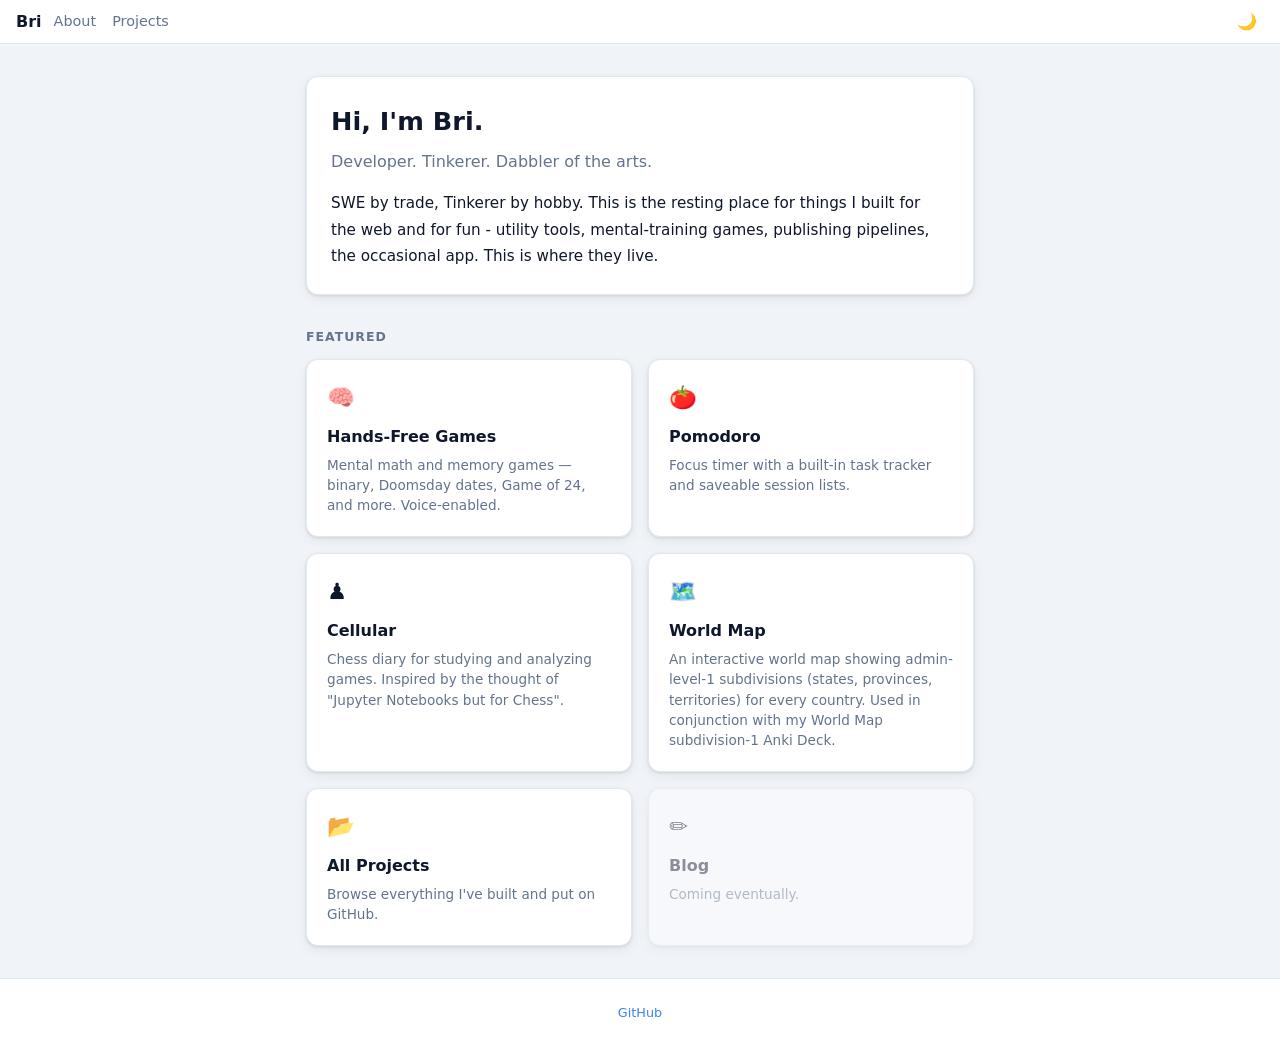
<file: index.html>
<!DOCTYPE html>
<html lang="en">
<head>
  <meta charset="UTF-8">
  <meta name="viewport" content="width=device-width, initial-scale=1">
  <title>Bri</title>
  <link rel="stylesheet" href="style.css">
  <script src="shared/navbar.js"></script>
</head>
<body class="page">

  <main class="main">

    <!-- ── About ──────────────────────────────────────────────────────────── -->
    <div class="card about-card">
      <h1>Hi, I'm Bri.</h1>
      <!-- Edit the tagline and bio below to say something about yourself -->
      <p class="tagline">Developer. Tinkerer. Dabbler of the arts.</p>
      <p>
        SWE by trade, Tinkerer by hobby. This is the resting place for things I built for the web and for fun 
        - utility tools, mental-training games, publishing pipelines, the occasional app. This is where they live.
      </p>
    </div>

    <!-- ── Featured Projects ──────────────────────────────────────────────── -->
    <section>
      <p class="section-label">Featured</p>
      <div class="project-grid">

        <a class="project-card" href="hands-free/">
          <span class="icon">🧠</span>
          <h3>Hands-Free Games</h3>
          <p class="desc">Mental math and memory games — binary, Doomsday dates, Game of 24, and more. Voice-enabled.</p>
        </a>

        <a class="project-card" href="pomodoro/pomodoro.html">
          <span class="icon">🍅</span>
          <h3>Pomodoro</h3>
          <p class="desc">Focus timer with a built-in task tracker and saveable session lists.</p>
        </a>

        <a class="project-card" href="cellular/index.html">
          <span class="icon">♟</span>
          <h3>Cellular</h3>
          <p class="desc">Chess diary for studying and analyzing games. Inspired by the thought of "Jupyter Notebooks but for Chess".</p>
        </a>

        <a class="project-card" href="world-map/">
          <span class="icon">🗺️</span>
          <h3>World Map</h3>
          <p class="desc">An interactive world map showing admin-level-1 subdivisions (states, provinces, territories) for every country.
            Used in conjunction with my World Map subdivision-1 Anki Deck.
          </p>
        </a>

        <a class="project-card" href="projects.html">
          <span class="icon">📂</span>
          <h3>All Projects</h3>
          <p class="desc">Browse everything I've built and put on GitHub.</p>
        </a>

        <div class="project-card disabled">
          <span class="icon">✏️</span>
          <h3>Blog</h3>
          <p class="desc">Coming eventually.</p>
        </div>

      </div>
    </section>

  </main>

  <footer class="site-footer">
    <a href="https://github.com/Bri-Bri-Bri">GitHub</a>
  </footer>

</body>
</html>
</file>
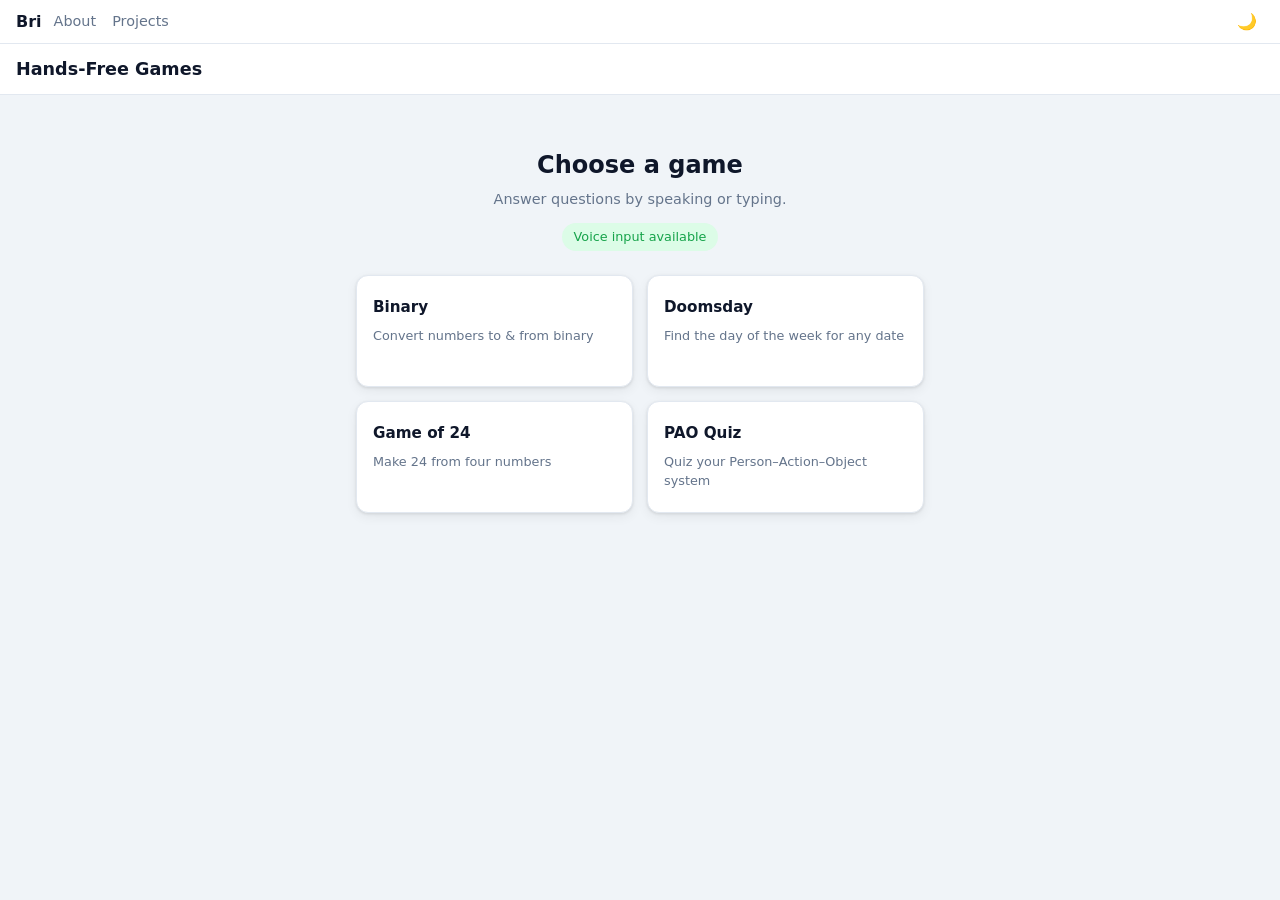
<file: hands-free/index.html>
<!DOCTYPE html>
<html lang="en">
<head>
  <meta charset="UTF-8">
  <meta name="viewport" content="width=device-width, initial-scale=1">
  <meta name="theme-color" media="(prefers-color-scheme: light)" content="#3b82f6">
  <meta name="theme-color" media="(prefers-color-scheme: dark)"  content="#0f172a">
  <link rel="manifest" href="manifest.json">
  <link rel="apple-touch-icon" href="icon.svg">
  <title>Hands-Free Games</title>
  <link rel="stylesheet" href="css/style.css">
  <script>
    if ('serviceWorker' in navigator) {
      navigator.serviceWorker.register('./sw.js', { scope: './' });
    }
  </script>
  <script src="../shared/navbar.js"></script>
  <style>
    .hero {
      padding: 2rem 0 0.5rem;
      text-align: center;
    }
    .hero h2 {
      font-size: 1.5rem;
      font-weight: 700;
    }
    .hero p {
      color: var(--muted);
      font-size: 0.9rem;
      margin-top: 0.35rem;
    }
    .voice-badge {
      display: inline-flex;
      align-items: center;
      gap: 0.35rem;
      padding: 0.3rem 0.75rem;
      border-radius: 9999px;
      font-size: 0.8rem;
      font-weight: 500;
      margin-top: 0.75rem;
    }
    .voice-badge.on  { background: var(--success-bg); color: var(--success); }
    .voice-badge.off { background: var(--error-bg);   color: var(--error); }
  </style>
</head>
<body class="page">

  <header class="site-header">
    <h1>Hands-Free Games</h1>
  </header>

  <main class="main">

    <section class="hero">
      <h2>Choose a game</h2>
      <p>Answer questions by speaking or typing.</p>
      <div id="voice-status"></div>
    </section>

    <nav class="game-grid" aria-label="Games">
      <a class="game-card" href="binary.html">
        <span class="game-name">Binary</span>
        <span class="game-desc">Convert numbers to &amp; from binary</span>
      </a>
      <a class="game-card" href="doomsday.html">
        <span class="game-name">Doomsday</span>
        <span class="game-desc">Find the day of the week for any date</span>
      </a>
      <a class="game-card" href="game24.html">
        <span class="game-name">Game of 24</span>
        <span class="game-desc">Make 24 from four numbers</span>
      </a>
      <a class="game-card" href="pao.html">
        <span class="game-name">PAO Quiz</span>
        <span class="game-desc">Quiz your Person–Action–Object system</span>
      </a>
    </nav>
  </main>

  <script src="js/speech.js"></script>
  <script>
    const badge = document.getElementById('voice-status');
    if (HF.VOICE_SUPPORTED) {
      badge.innerHTML =
        '<span class="voice-badge on">Voice input available</span>';
    } else {
      badge.innerHTML =
        '<span class="voice-badge off">Text input only (voice not supported)</span>';
    }
  </script>
</body>
</html>
</file>
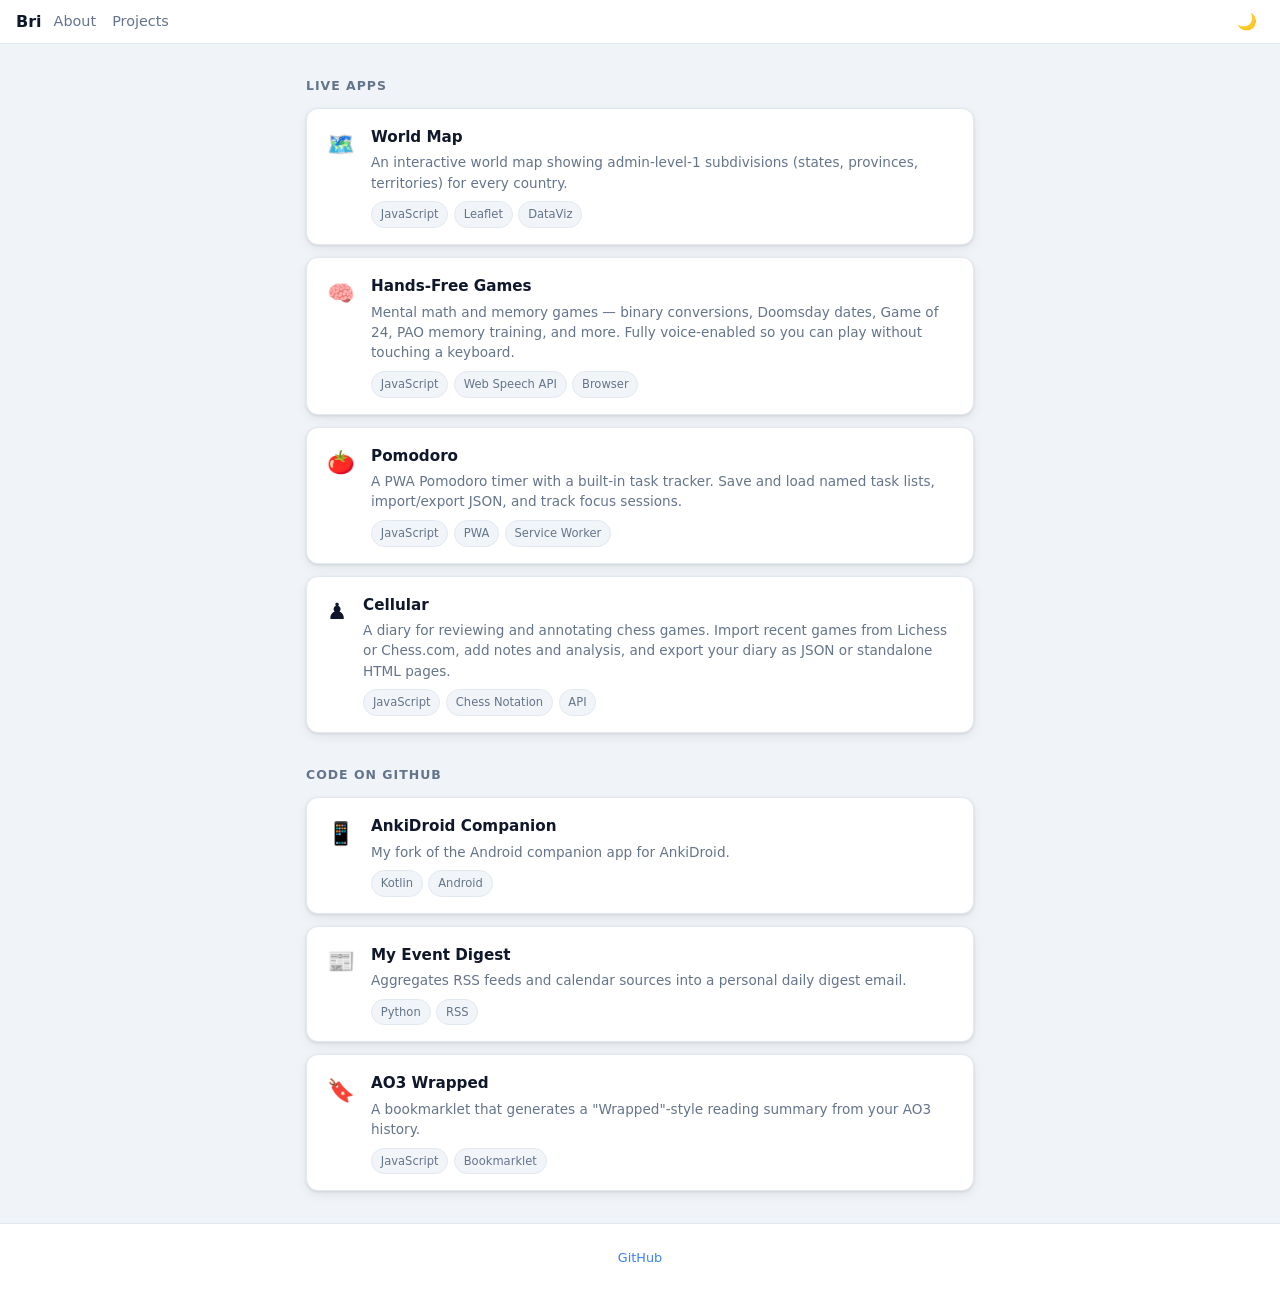
<file: projects.html>
<!DOCTYPE html>
<html lang="en">
<head>
  <meta charset="UTF-8">
  <meta name="viewport" content="width=device-width, initial-scale=1">
  <title>Projects — Bri</title>
  <link rel="stylesheet" href="style.css">
  <script src="shared/navbar.js"></script>
</head>
<body class="page">

  <main class="main">

    <!-- ── Live / deployed apps ───────────────────────────────────────────── -->
    <section>
      <p class="section-label">Live Apps</p>
      <div class="project-list">

        <a class="project-row" href="world-map/">
          <span class="row-icon">🗺️</span>
          <div class="row-body">
            <h3>World Map</h3>
            <p class="desc">An interactive world map showing admin-level-1 subdivisions
              (states, provinces, territories) for every country. </p>
            <div class="tags">
              <span class="tag">JavaScript</span>
              <span class="tag">Leaflet</span>
              <span class="tag">DataViz</span>
            </div>
          </div>
        </a>

        <a class="project-row" href="hands-free/">
          <span class="row-icon">🧠</span>
          <div class="row-body">
            <h3>Hands-Free Games</h3>
            <p class="desc">Mental math and memory games — binary conversions, Doomsday
              dates, Game of 24, PAO memory training, and more. Fully voice-enabled so
              you can play without touching a keyboard.</p>
            <div class="tags">
              <span class="tag">JavaScript</span>
              <span class="tag">Web Speech API</span>
              <span class="tag">Browser</span>
            </div>
          </div>
        </a>

        <a class="project-row" href="pomodoro/pomodoro.html">
          <span class="row-icon">🍅</span>
          <div class="row-body">
            <h3>Pomodoro</h3>
            <p class="desc">A PWA Pomodoro timer with a built-in task tracker. Save and
              load named task lists, import/export JSON, and track focus sessions.</p>
            <div class="tags">
              <span class="tag">JavaScript</span>
              <span class="tag">PWA</span>
              <span class="tag">Service Worker</span>
            </div>
          </div>
        </a>

        <a class="project-row" href="cellular/">
          <span class="row-icon">♟️</span>
          <div class="row-body">
            <h3>Cellular</h3>
            <p class="desc">A diary for reviewing and annotating chess games. Import recent games
              from Lichess or Chess.com, add notes and analysis, and export your diary as JSON or standalone HTML pages.</p>
            </p>
            <div class="tags">
              <span class="tag">JavaScript</span>
              <span class="tag">Chess Notation</span>
              <span class="tag">API</span>
            </div>
          </div>
        </a>

      </div>
    </section>

    <!-- ── Code on GitHub ─────────────────────────────────────────────────── -->
    <section>
      <p class="section-label">Code on GitHub</p>
      <div class="project-list">

        <a class="project-row" href="https://github.com/Bri-Bri-Bri/AnkiDroid-Companion">
          <span class="row-icon">📱</span>
          <div class="row-body">
            <h3>AnkiDroid Companion</h3>
            <p class="desc">My fork of the Android companion app for AnkiDroid.</p>
            <div class="tags">
              <span class="tag">Kotlin</span>
              <span class="tag">Android</span>
            </div>
          </div>
        </a>

        <a class="project-row" href="https://github.com/Bri-Bri-Bri/my-event-digest">
          <span class="row-icon">📰</span>
          <div class="row-body">
            <h3>My Event Digest</h3>
            <p class="desc">Aggregates RSS feeds and calendar sources into a personal
              daily digest email.</p>
            <div class="tags">
              <span class="tag">Python</span>
              <span class="tag">RSS</span>
            </div>
          </div>
        </a>

        <a class="project-row" href="https://github.com/Bri-Bri-Bri/A03_wrapped">
          <span class="row-icon">🔖</span>
          <div class="row-body">
            <h3>AO3 Wrapped</h3>
            <p class="desc">A bookmarklet that generates a "Wrapped"-style reading
              summary from your AO3 history.</p>
            <div class="tags">
              <span class="tag">JavaScript</span>
              <span class="tag">Bookmarklet</span>
            </div>
          </div>
        </a>

      </div>
    </section>

  </main>

  <footer class="site-footer">
    <a href="https://github.com/Bri-Bri-Bri">GitHub</a>
  </footer>

</body>
</html>
</file>
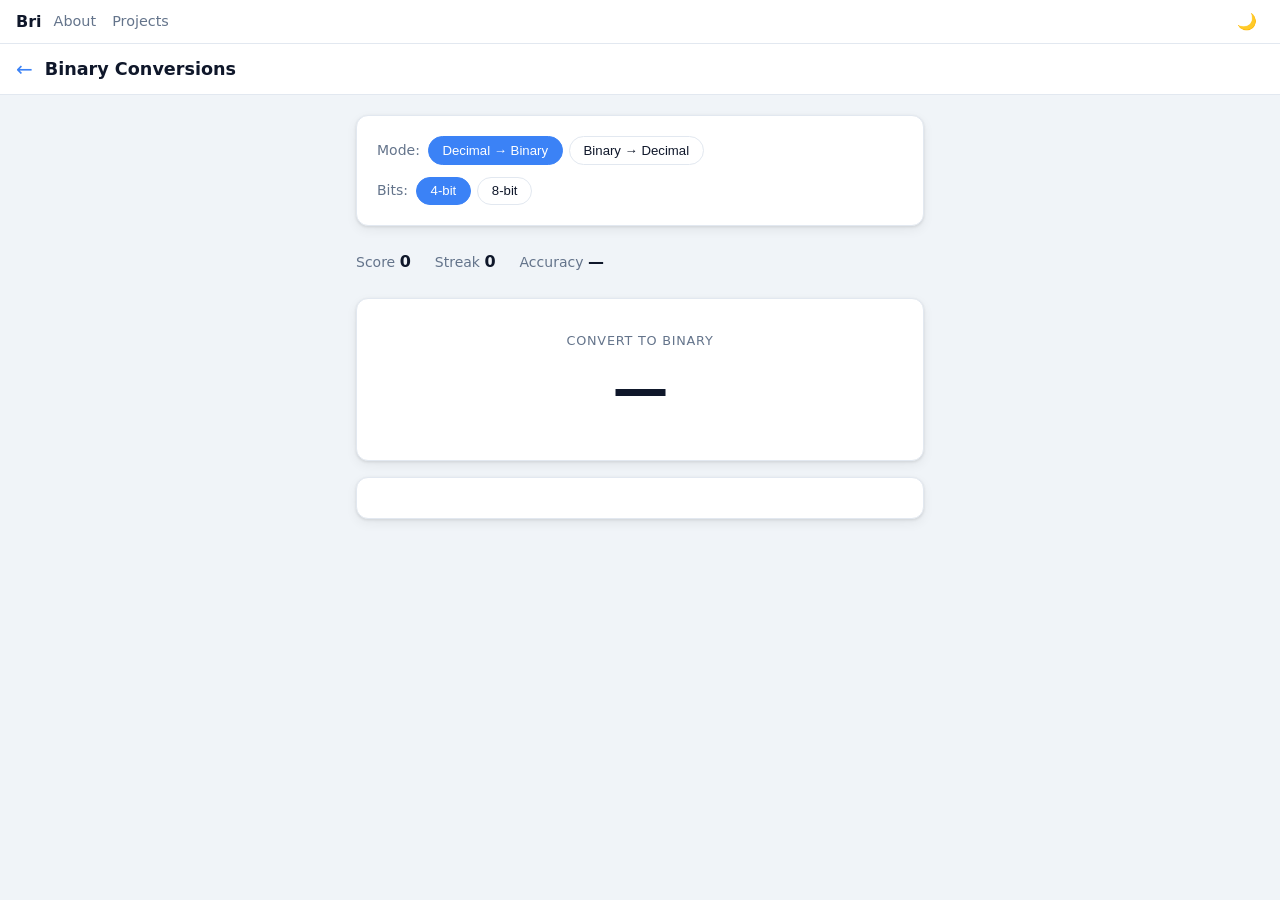
<file: hands-free/binary.html>
<!DOCTYPE html>
<html lang="en">
<head>
  <meta charset="UTF-8">
  <meta name="viewport" content="width=device-width, initial-scale=1">
  <title>Binary Conversions – Hands-Free Games</title>
  <link rel="stylesheet" href="css/style.css">
  <script src="../shared/navbar.js"></script>
</head>
<body class="page">

  <header class="site-header">
    <a class="back-link" href="index.html" aria-label="Back to games">←</a>
    <h1>Binary Conversions</h1>
  </header>

  <main class="main">

    <!-- Settings -->
    <div class="card">
      <div class="settings-row">
        <label>Mode:</label>
        <div class="chip-group" id="mode-chips">
          <button class="chip active" data-mode="dec2bin">Decimal → Binary</button>
          <button class="chip"        data-mode="bin2dec">Binary → Decimal</button>
        </div>
      </div>
      <div class="settings-row" style="margin-top:0.75rem">
        <label>Bits:</label>
        <div class="chip-group" id="bits-chips">
          <button class="chip active" data-bits="4">4-bit</button>
          <button class="chip"        data-bits="8">8-bit</button>
        </div>
      </div>
    </div>

    <!-- Score -->
    <div class="score-bar">
      <span>Score <strong id="score">0</strong></span>
      <span>Streak <strong id="streak">0</strong></span>
      <span>Accuracy <strong id="accuracy">—</strong></span>
    </div>

    <!-- Question -->
    <div class="card question-card" id="question-card">
      <p class="question-label" id="question-label">Convert to binary</p>
      <div class="question-display" id="question-display" aria-live="polite">—</div>
      <p class="question-sub" id="question-sub"></p>
    </div>

    <!-- Input -->
    <div class="card">
      <div class="input-area" id="input-area"></div>
    </div>

    <!-- Feedback -->
    <div class="feedback" id="feedback" aria-live="assertive"></div>

    <!-- Skip button (shown after answering; auto-advances after delay) -->
    <div class="text-center hidden" id="next-wrap">
      <button class="btn btn-ghost" id="next-btn">Skip</button>
    </div>

  </main>

  <script src="js/speech.js"></script>
  <script>
    'use strict';

    // ── State ──────────────────────────────────────────────────────────────
    let mode     = 'dec2bin';   // 'dec2bin' | 'bin2dec'
    let bits     = 4;           // 4 | 8
    let current  = null;        // { decimal: number, binary: string }
    let autoTimer = null;
    const gs     = HF.GameState();

    // ── DOM refs ───────────────────────────────────────────────────────────
    const qLabel    = document.getElementById('question-label');
    const qDisplay  = document.getElementById('question-display');
    const qSub      = document.getElementById('question-sub');
    const inputArea = document.getElementById('input-area');
    const feedback  = document.getElementById('feedback');
    const nextWrap  = document.getElementById('next-wrap');
    const scoreEl   = document.getElementById('score');
    const streakEl  = document.getElementById('streak');
    const accEl     = document.getElementById('accuracy');

    // ── Settings chips ─────────────────────────────────────────────────────
    document.getElementById('mode-chips').addEventListener('click', function (e) {
      const btn = e.target.closest('.chip');
      if (!btn) return;
      document.querySelectorAll('#mode-chips .chip').forEach(c => c.classList.remove('active'));
      btn.classList.add('active');
      mode = btn.dataset.mode;
      newQuestion();
    });

    document.getElementById('bits-chips').addEventListener('click', function (e) {
      const btn = e.target.closest('.chip');
      if (!btn) return;
      document.querySelectorAll('#bits-chips .chip').forEach(c => c.classList.remove('active'));
      btn.classList.add('active');
      bits = parseInt(btn.dataset.bits, 10);
      newQuestion();
    });

    // ── Next button ────────────────────────────────────────────────────────
    document.getElementById('next-btn').addEventListener('click', function () {
      if (autoTimer) { clearTimeout(autoTimer); autoTimer = null; }
      newQuestion();
    });

    // ── Core game logic ────────────────────────────────────────────────────

    /** Generate a random integer in [min, max] */
    function randInt(min, max) {
      return Math.floor(Math.random() * (max - min + 1)) + min;
    }

    /** Pad a binary string to `bits` width */
    function padBin(n, b) {
      return n.toString(2).padStart(b, '0');
    }

    function newQuestion() {
      if (autoTimer) { clearTimeout(autoTimer); autoTimer = null; }
      HF.cancelRecognition();
      feedback.className = 'feedback';
      feedback.textContent = '';
      nextWrap.classList.add('hidden');

      const max = (1 << bits) - 1;
      const dec = randInt(0, max);
      const bin = padBin(dec, bits);
      current   = { decimal: dec, binary: bin };

      let qText;
      if (mode === 'dec2bin') {
        qLabel.textContent   = 'Convert to binary';
        qDisplay.textContent = dec;
        qSub.textContent     = '';
        qText = 'What is ' + dec + ' in binary?';
      } else {
        qLabel.textContent   = 'Convert to decimal';
        qDisplay.textContent = bin;
        qSub.textContent     = '(' + bits + '-bit unsigned)';
        qText = 'What is ' + bin.split('').join(' ') + ' in decimal?';
      }

      inputArea.innerHTML = '';
      const bin2decVocab = [
        '0','1','2','3','4','5','6','7','8','9',
        'zero','one','two','three','four','five','six','seven','eight','nine',
        'ten','eleven','twelve','thirteen','fourteen','fifteen','sixteen',
        'seventeen','eighteen','nineteen','twenty','thirty','forty','fifty',
        'sixty','seventy','eighty','ninety','hundred','and','oh',
      ];
      const ui = HF.createInputUI(inputArea, checkAnswer, {
        placeholder: mode === 'dec2bin' ? 'e.g. 1010' : 'e.g. 10',
        inputmode:   'text',
        vocab: mode === 'dec2bin' ? ['0','1','zero','one'] : bin2decVocab,
      });
      HF.speakThen(qText, function () {
        ui.startListening();
        if (!HF.audioMode) setTimeout(function () { ui.focus(); }, 50);
      });
    }

    function normalise(raw) {
      return raw
        .toLowerCase()
        .replace(/\bzero\b/g, '0')   // spoken digit words → symbols
        .replace(/\bone\b/g,  '1')
        .replace(/[\s_,'`\.\-]/g, '');    // strip spaces, commas, grouping chars
    }

    function checkAnswer(raw) {
      if (!current) return;
      const ans = normalise(raw);
      let correct, correctAnswer;

      if (mode === 'dec2bin') {
        correctAnswer = current.binary;
        // Accept answer with or without leading zeros:
        // "11" and "0011" are both correct for decimal 3 in 4-bit mode
        const ansVal = parseInt(ans, 2);
        correct = (!isNaN(ansVal) && ansVal === current.decimal && /^[01]+$/.test(ans));
      } else {
        // Accept decimal number
        const parsed = parseInt(ans, 10);
        correctAnswer = String(current.decimal);
        correct = (!isNaN(parsed) && parsed === current.decimal);
      }

      if (correct) {
        gs.correct();
        showFeedback(true, 'Correct!');
        HF.speak('Correct!');
      } else {
        gs.wrong();
        showFeedback(false, 'Wrong. The answer was ' + correctAnswer);
        HF.speak('Incorrect. The answer was ' + correctAnswer);
      }

      updateScore();
      scheduleNext(correct ? 2000 : 4000);
    }

    function scheduleNext(ms) {
      nextWrap.classList.remove('hidden');
      autoTimer = setTimeout(newQuestion, ms);
    }

    function showFeedback(ok, msg) {
      feedback.textContent = msg;
      feedback.className   = 'feedback ' + (ok ? 'correct' : 'wrong');
    }

    function updateScore() {
      scoreEl.textContent  = gs.score;
      streakEl.textContent = gs.streak;
      accEl.textContent    = gs.total ? gs.accuracy() + '%' : '—';
    }

    // ── Boot ───────────────────────────────────────────────────────────────    HF.renderAudioToggle(document.querySelector('.site-header'));    newQuestion();
  </script>
</body>
</html>
</file>
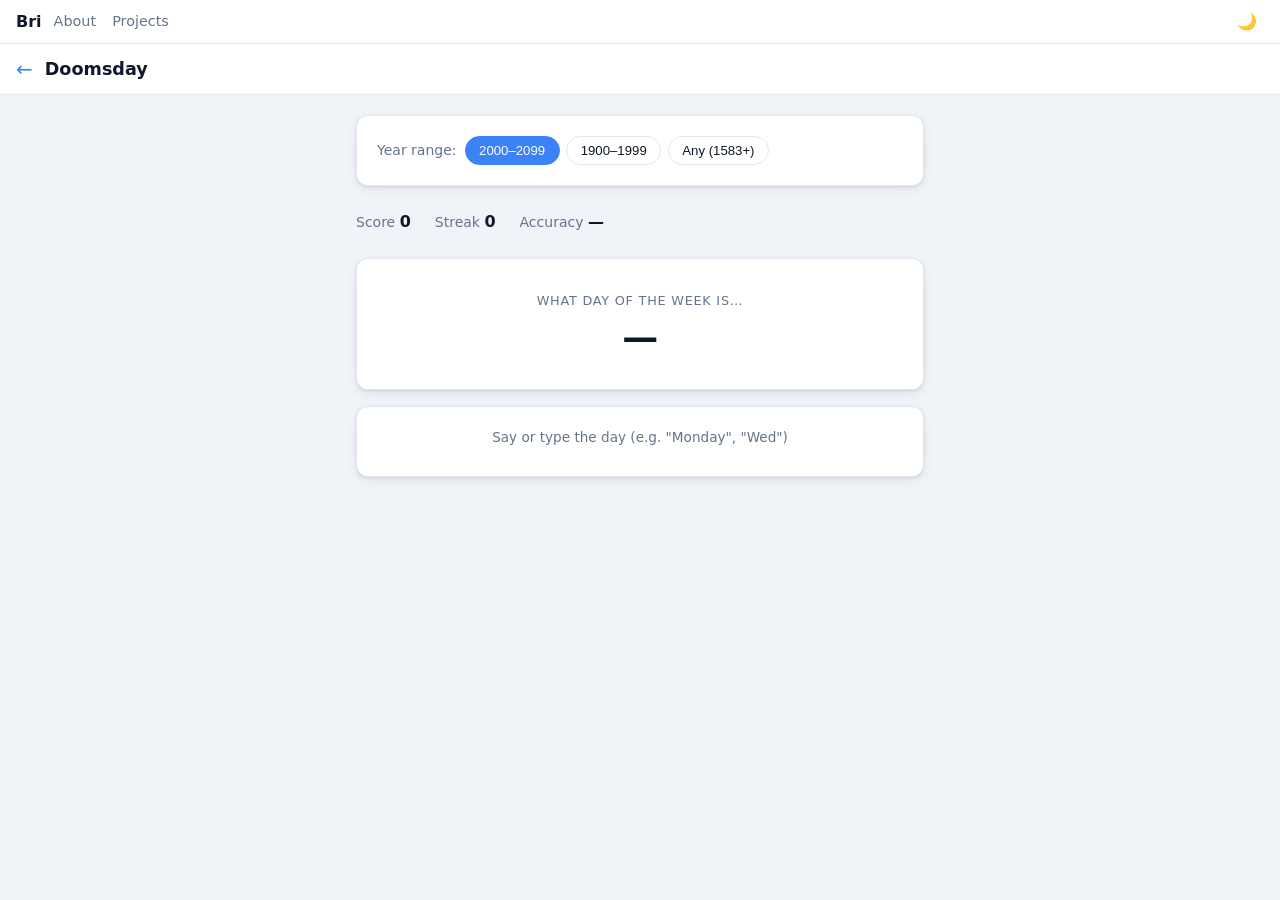
<file: hands-free/doomsday.html>
<!DOCTYPE html>
<html lang="en">
<head>
  <meta charset="UTF-8">
  <meta name="viewport" content="width=device-width, initial-scale=1">
  <title>Doomsday – Hands-Free Games</title>
  <link rel="stylesheet" href="css/style.css">
  <script src="../shared/navbar.js"></script>
</head>
<body class="page">

  <header class="site-header">
    <a class="back-link" href="index.html" aria-label="Back to games">←</a>
    <h1>Doomsday</h1>
  </header>

  <main class="main">

    <!-- Settings -->
    <div class="card">
      <div class="settings-row">
        <label>Year range:</label>
        <div class="chip-group" id="range-chips">
          <button class="chip active" data-range="current">2000–2099</button>
          <button class="chip"        data-range="1900">1900–1999</button>
          <button class="chip"        data-range="any">Any (1583+)</button>
        </div>
      </div>
    </div>

    <!-- Score -->
    <div class="score-bar">
      <span>Score <strong id="score">0</strong></span>
      <span>Streak <strong id="streak">0</strong></span>
      <span>Accuracy <strong id="accuracy">—</strong></span>
    </div>

    <!-- Question -->
    <div class="card question-card">
      <p class="question-label">What day of the week is…</p>
      <div class="question-display" id="question-display" aria-live="polite" style="font-size: clamp(1.4rem, 6vw, 2.25rem);">—</div>
    </div>

    <!-- Input -->
    <div class="card">
      <p class="text-muted" style="margin-bottom:0.5rem;text-align:center;font-size:0.85rem;">
        Say or type the day (e.g. "Monday", "Wed")
      </p>
      <div class="input-area" id="input-area"></div>
    </div>

    <!-- Feedback -->
    <div class="feedback" id="feedback" aria-live="assertive"></div>

    <!-- Next button -->
    <div class="text-center hidden" id="next-wrap">
      <button class="btn btn-ghost" id="next-btn">Skip</button>
    </div>

  </main>

  <script src="js/speech.js"></script>
  <script>
    'use strict';

    // ── Doomsday algorithm ─────────────────────────────────────────────────
    //
    // Returns the day of week (0=Sun … 6=Sat) for a given date.
    // Uses John Conway's Doomsday algorithm.

    const DAYS = ['Sunday','Monday','Tuesday','Wednesday','Thursday','Friday','Saturday'];

    // Month offsets for doomsday anchor dates within a year:
    // Jan: 3 (non-leap), 4 (leap)   Feb: 28 (non-leap), 29 (leap)
    // Mar: 7   Apr: 4   May: 9   Jun: 6   Jul: 11   Aug: 8
    // Sep: 5   Oct: 10  Nov: 7   Dec: 12
    const DOOMSDAY_DATES = [
      [3, 4],  // Jan (non-leap, leap)
      [28, 29],// Feb
      7, 4, 9, 6, 11, 8, 5, 10, 7, 12
    ];

    function isLeap(y) {
      return (y % 4 === 0 && y % 100 !== 0) || y % 400 === 0;
    }

    /** Anchor day for a century (0=Sun … 6=Sat) */
    function centuryAnchor(y) {
      const c = Math.floor(y / 100) % 4;
      return [2, 0, 5, 3][c]; // Tue, Sun, Fri, Wed
    }

    /** Doomsday for a given year (0=Sun … 6=Sat) */
    function doomsdayOfYear(y) {
      const anchor = centuryAnchor(y);
      const yy = y % 100;
      const a  = Math.floor(yy / 12);
      const b  = yy % 12;
      const c  = Math.floor(b / 4);
      return ((anchor + a + b + c) % 7 + 7) % 7;
    }

    /** Day of week for a specific date (0=Sun … 6=Sat) */
    function dayOfWeek(year, month, day) {
      const leap  = isLeap(year);
      const dd    = DOOMSDAY_DATES[month - 1];
      const anchor = Array.isArray(dd) ? dd[leap ? 1 : 0] : dd;
      const doom   = doomsdayOfYear(year);
      return ((doom + day - anchor) % 7 + 7) % 7;
    }

    // ── State ──────────────────────────────────────────────────────────────
    let yearRange = 'current';
    let current   = null;   // { year, month, day, dow }
    let autoTimer = null;
    const gs      = HF.GameState();

    const MONTHS = ['January','February','March','April','May','June',
                    'July','August','September','October','November','December'];
    const MONTH_DAYS = [31,28,31,30,31,30,31,31,30,31,30,31];

    // ── DOM refs ───────────────────────────────────────────────────────────
    const qDisplay  = document.getElementById('question-display');
    const inputArea = document.getElementById('input-area');
    const feedback  = document.getElementById('feedback');
    const nextWrap  = document.getElementById('next-wrap');
    const scoreEl   = document.getElementById('score');
    const streakEl  = document.getElementById('streak');
    const accEl     = document.getElementById('accuracy');

    // ── Settings ───────────────────────────────────────────────────────────
    document.getElementById('range-chips').addEventListener('click', function (e) {
      const btn = e.target.closest('.chip');
      if (!btn) return;
      document.querySelectorAll('#range-chips .chip').forEach(c => c.classList.remove('active'));
      btn.classList.add('active');
      yearRange = btn.dataset.range;
      newQuestion();
    });

    document.getElementById('next-btn').addEventListener('click', function () {
      if (autoTimer) { clearTimeout(autoTimer); autoTimer = null; }
      newQuestion();
    });

    // ── Helpers ────────────────────────────────────────────────────────────
    function randInt(min, max) {
      return Math.floor(Math.random() * (max - min + 1)) + min;
    }

    function randomYear() {
      if (yearRange === 'current') return randInt(2000, 2099);
      if (yearRange === '1900')    return randInt(1900, 1999);
      return randInt(1583, 2199);
    }

    function maxDayForMonth(month, year) {
      if (month === 2 && isLeap(year)) return 29;
      return MONTH_DAYS[month - 1];
    }

    // ── Game logic ─────────────────────────────────────────────────────────
    function newQuestion() {
      if (autoTimer) { clearTimeout(autoTimer); autoTimer = null; }
      HF.cancelRecognition();
      feedback.className = 'feedback';
      feedback.textContent = '';
      nextWrap.classList.add('hidden');

      const year  = randomYear();
      const month = randInt(1, 12);
      const day   = randInt(1, maxDayForMonth(month, year));
      const dow   = dayOfWeek(year, month, day);

      current = { year, month, day, dow };

      const dateStr = MONTHS[month - 1] + ' ' + day + ', ' + year;
      qDisplay.textContent = dateStr;

      inputArea.innerHTML = '';
      const ui = HF.createInputUI(inputArea, checkAnswer, {
        placeholder: 'e.g. Monday',
        inputmode:   'text',
        vocab: ['monday','tuesday','wednesday','thursday','friday','saturday','sunday',
                'mon','tue','wed','thu','fri','sat','sun'],
      });
      HF.speakThen('What day of the week is ' + dateStr + '?', function () {
        ui.startListening();
        if (!HF.audioMode) setTimeout(function () { ui.focus(); }, 50);
      });
    }

    // Accept full name or common abbreviations
    const DAY_ALIASES = {
      sunday: 0, sun: 0,
      monday: 1, mon: 1,
      tuesday: 2, tue: 2, tues: 2,
      wednesday: 3, wed: 3,
      thursday: 4, thu: 4, thur: 4, thurs: 4,
      friday: 5, fri: 5,
      saturday: 6, sat: 6,
    };

    function parseDay(raw) {
      // Scan each word so filler from the recogniser ("uh Wednesday") is ignored
      const words = raw.toLowerCase().replace(/[^a-z\s]/g, '').trim().split(/\s+/);
      for (const word of words) {
        if (DAY_ALIASES.hasOwnProperty(word)) return DAY_ALIASES[word];
      }
      return -1;
    }

    function checkAnswer(raw) {
      if (!current) return;
      const guessed = parseDay(raw);
      if (guessed === -1) {
        showFeedback(false, 'Didn\'t recognise "' + raw + '" — try e.g. "Monday"');
        HF.speak('Sorry, I didn\'t understand that. Try saying a day of the week.');
        return;
      }

      const correct = (guessed === current.dow);
      const correctName = DAYS[current.dow];

      if (correct) {
        gs.correct();
        showFeedback(true, 'Correct! ' + correctName);
        HF.speak('Correct! It\'s ' + correctName + '.');
      } else {
        gs.wrong();
        showFeedback(false, 'Wrong. It was ' + correctName);
        HF.speak('Incorrect. It was ' + correctName + '.');
      }

      updateScore();
      scheduleNext(correct ? 2000 : 4000);
    }

    function scheduleNext(ms) {
      nextWrap.classList.remove('hidden');
      autoTimer = setTimeout(newQuestion, ms);
    }

    function showFeedback(ok, msg) {
      feedback.textContent = msg;
      feedback.className   = 'feedback ' + (ok ? 'correct' : 'wrong');
    }

    function updateScore() {
      scoreEl.textContent  = gs.score;
      streakEl.textContent = gs.streak;
      accEl.textContent    = gs.total ? gs.accuracy() + '%' : '—';
    }

    // ── Boot ───────────────────────────────────────────────────────────────    HF.renderAudioToggle(document.querySelector('.site-header'));    newQuestion();
  </script>
</body>
</html>
</file>
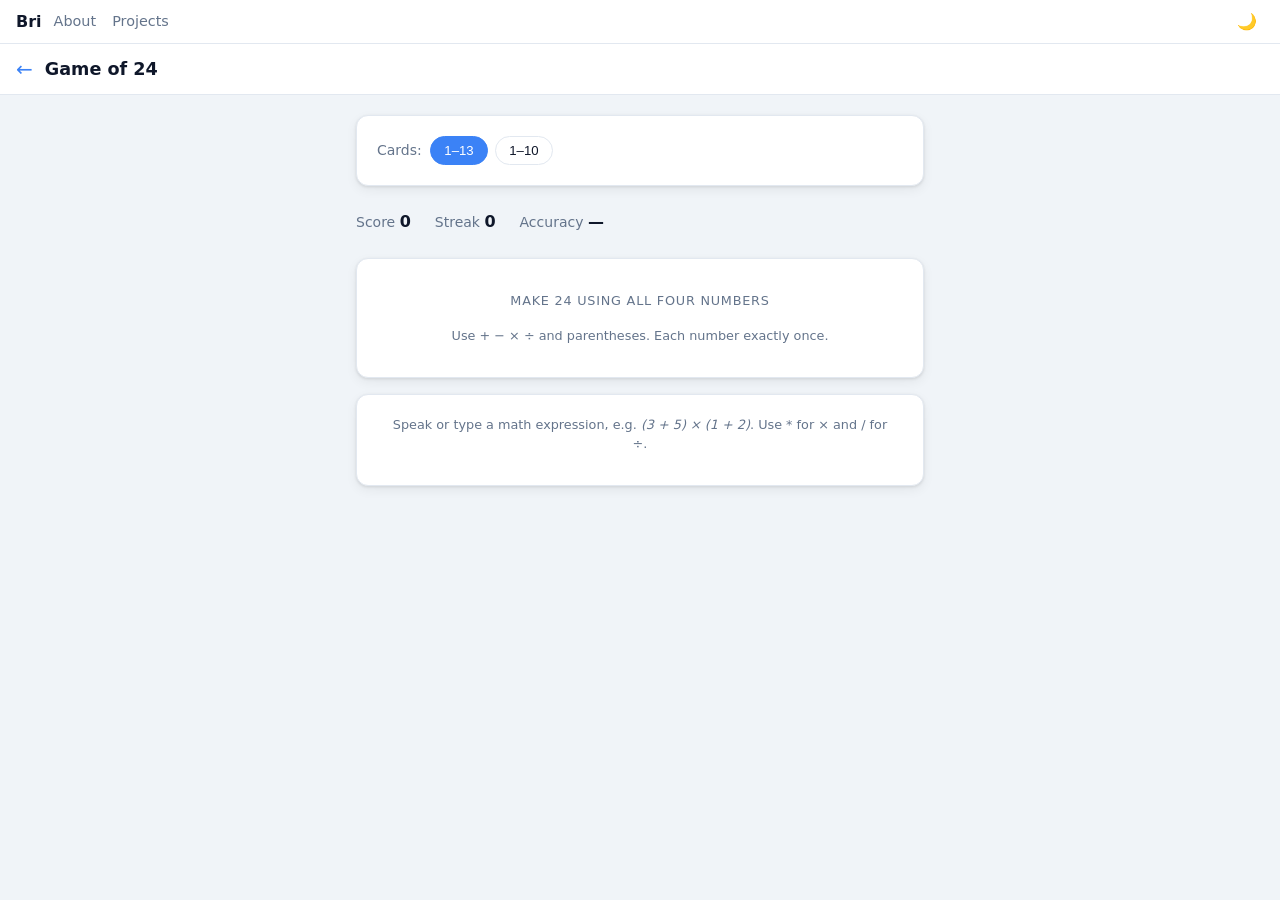
<file: hands-free/game24.html>
<!DOCTYPE html>
<html lang="en">
<head>
  <meta charset="UTF-8">
  <meta name="viewport" content="width=device-width, initial-scale=1">
  <title>Game of 24 – Hands-Free Games</title>
  <link rel="stylesheet" href="css/style.css">
  <script src="../shared/navbar.js"></script>
  <style>
    .cards-row {
      display: flex;
      justify-content: center;
      gap: 0.75rem;
      margin: 0.5rem 0;
      flex-wrap: wrap;
    }
    .play-card {
      width: 3.5rem;
      height: 4.5rem;
      display: flex;
      align-items: center;
      justify-content: center;
      border: 2px solid var(--border);
      border-radius: 0.5rem;
      font-size: 1.6rem;
      font-weight: 700;
      background: var(--surface);
      box-shadow: var(--shadow);
    }
    .hint-text {
      font-size: 0.8rem;
      color: var(--muted);
      text-align: center;
    }
    .expr-help {
      font-size: 0.8rem;
      color: var(--muted);
      text-align: center;
      padding: 0 0.5rem;
    }
  </style>
</head>
<body class="page">

  <header class="site-header">
    <a class="back-link" href="index.html" aria-label="Back to games">←</a>
    <h1>Game of 24</h1>
  </header>

  <main class="main">

    <!-- Settings -->
    <div class="card">
      <div class="settings-row">
        <label>Cards:</label>
        <div class="chip-group" id="deck-chips">
          <button class="chip active" data-deck="1-13">1–13</button>
          <button class="chip"        data-deck="1-10">1–10</button>
        </div>
      </div>
    </div>

    <!-- Score -->
    <div class="score-bar">
      <span>Score <strong id="score">0</strong></span>
      <span>Streak <strong id="streak">0</strong></span>
      <span>Accuracy <strong id="accuracy">—</strong></span>
    </div>

    <!-- Question: four cards -->
    <div class="card question-card">
      <p class="question-label">Make 24 using all four numbers</p>
      <div class="cards-row" id="cards-row" aria-live="polite"></div>
      <p class="hint-text">Use + − × ÷ and parentheses. Each number exactly once.</p>
    </div>

    <!-- Input -->
    <div class="card">
      <p class="expr-help">
        Speak or type a math expression, e.g. <em>(3 + 5) × (1 + 2)</em>.
        Use * for × and / for ÷.
      </p>
      <div class="input-area" id="input-area" style="margin-top:0.75rem"></div>
    </div>

    <!-- Feedback -->
    <div class="feedback" id="feedback" aria-live="assertive"></div>

    <!-- Actions -->
    <div style="display:flex;gap:0.75rem;justify-content:center" id="actions-row">
      <button class="btn btn-ghost hidden" id="hint-btn">Show a solution</button>
      <button class="btn btn-ghost hidden" id="next-btn">Skip</button>
    </div>
    <div class="hidden text-center" id="hint-display" style="font-size:1.05rem;font-weight:600;"></div>

  </main>

  <script src="js/speech.js"></script>
  <script>
    'use strict';

    // ── Expression evaluator ───────────────────────────────────────────────
    //
    // Safely evaluate an arithmetic expression string that contains only
    // digits, spaces, and the operators +-*/^() (no code injection risk
    // since we validate the character set before calling Function()).

    function safeEval(expr) {
      // Normalise spoken words to symbols.
      // Multi-word phrases first, then single words, then symbols.
      const normalised = expr
        // parentheses — all common spoken forms
        .replace(/open\s*paren(?:thesis)?/gi,    '(')
        .replace(/close\s*paren(?:thesis)?/gi,   ')')
        .replace(/left\s*paren(?:thesis)?/gi,    '(')
        .replace(/right\s*paren(?:thesis)?/gi,   ')')
        .replace(/opening\s*paren(?:thesis)?/gi, '(')
        .replace(/closing\s*paren(?:thesis)?/gi, ')')
        .replace(/open\s*bracket/gi,    '(')
        .replace(/close\s*bracket/gi,   ')')
        .replace(/left\s*bracket/gi,    '(')
        .replace(/right\s*bracket/gi,   ')')
        // number words 1–13 (covers full card range; longest first to avoid partial matches)
        .replace(/\bthirteen\b/gi, '13')
        .replace(/\btwelve\b/gi,   '12')
        .replace(/\beleven\b/gi,   '11')
        .replace(/\bten\b/gi,      '10')
        .replace(/\bnine\b/gi,     '9')
        .replace(/\beight\b/gi,    '8')
        .replace(/\bseven\b/gi,    '7')
        .replace(/\bsix\b/gi,      '6')
        .replace(/\bfive\b/gi,     '5')
        .replace(/\bfour\b/gi,     '4')
        .replace(/\bthree\b/gi,    '3')
        .replace(/\btwo\b/gi,      '2')
        .replace(/\bone\b/gi,      '1')
        // operators — multi-word before single
        .replace(/\bmultiplied by\b/gi, '*')
        .replace(/\bdivided by\b/gi,   '/')
        .replace(/\btimes\b/gi,  '*')
        .replace(/\bover\b/gi,   '/')
        .replace(/\bplus\b/gi,   '+')
        .replace(/\bminus\b/gi,  '-')
        .replace(/×/g, '*')
        .replace(/÷/g, '/');

      // Whitelist: digits, operators, parens, spaces, decimal point
      if (!/^[\d\s+\-*/().]+$/.test(normalised)) return NaN;

      try {
        // eslint-disable-next-line no-new-func
        const result = Function('"use strict"; return (' + normalised + ')')();
        return typeof result === 'number' ? result : NaN;
      } catch (_) {
        return NaN;
      }
    }

    // ── Extract all numbers used in an expression ──────────────────────────
    function extractNumbers(expr) {
      const nums = [];
      const matches = expr.match(/\d+(\.\d+)?/g) || [];
      matches.forEach(function (m) { nums.push(parseFloat(m)); });
      return nums.sort(function (a, b) { return a - b; });
    }

    // ── Solver: brute-force all possible 24 solutions ──────────────────────
    //
    // Generates all permutations of the four numbers and all combinations
    // of three operators (+,-,*,/) and all parenthesisation patterns.
    // Returns an expression string or null if unsolvable.

    const OPS = ['+', '-', '*', '/'];

    function applyOp(a, b, op) {
      switch (op) {
        case '+': return a + b;
        case '-': return a - b;
        case '*': return a * b;
        case '/': return b === 0 ? NaN : a / b;
      }
    }

    function permutations(arr) {
      if (arr.length <= 1) return [arr.slice()];
      const result = [];
      arr.forEach(function (val, i) {
        const rest = arr.slice(0, i).concat(arr.slice(i + 1));
        permutations(rest).forEach(function (perm) {
          result.push([val].concat(perm));
        });
      });
      return result;
    }

    function solve24(nums) {
      const perms = permutations(nums);
      for (let pi = 0; pi < perms.length; pi++) {
        const [a, b, c, d] = perms[pi];
        for (const op1 of OPS) {
          for (const op2 of OPS) {
            for (const op3 of OPS) {
              // 5 distinct parenthesisation shapes for 4 numbers
              const candidates = [
                // ((a op1 b) op2 c) op3 d
                [applyOp(applyOp(applyOp(a,b,op1),c,op2),d,op3),
                 `((${a}${op1}${b})${op2}${c})${op3}${d}`],
                // (a op1 (b op2 c)) op3 d
                [applyOp(applyOp(a,applyOp(b,c,op2),op1),d,op3),
                 `(${a}${op1}(${b}${op2}${c}))${op3}${d}`],
                // (a op1 b) op2 (c op3 d)
                [applyOp(applyOp(a,b,op1),applyOp(c,d,op3),op2),
                 `(${a}${op1}${b})${op2}(${c}${op3}${d})`],
                // a op1 ((b op2 c) op3 d)
                [applyOp(a,applyOp(applyOp(b,c,op2),d,op3),op1),
                 `${a}${op1}((${b}${op2}${c})${op3}${d})`],
                // a op1 (b op2 (c op3 d))
                [applyOp(a,applyOp(b,applyOp(c,d,op3),op2),op1),
                 `${a}${op1}(${b}${op2}(${c}${op3}${d}))`],
              ];
              for (const [val, expr] of candidates) {
                if (Math.abs(val - 24) < 1e-9) return expr;
              }
            }
          }
        }
      }
      return null;
    }

    // ── State ──────────────────────────────────────────────────────────────
    let maxCard = 13;
    let current = null;   // { nums: number[], solution: string|null }
    let autoTimer = null;
    const gs    = HF.GameState();

    // ── DOM refs ───────────────────────────────────────────────────────────
    const cardsRow  = document.getElementById('cards-row');
    const inputArea = document.getElementById('input-area');
    const feedback  = document.getElementById('feedback');
    const nextBtn   = document.getElementById('next-btn');
    const hintBtn   = document.getElementById('hint-btn');
    const hintDisp  = document.getElementById('hint-display');
    const scoreEl   = document.getElementById('score');
    const streakEl  = document.getElementById('streak');
    const accEl     = document.getElementById('accuracy');

    // ── Settings ───────────────────────────────────────────────────────────
    document.getElementById('deck-chips').addEventListener('click', function (e) {
      const btn = e.target.closest('.chip');
      if (!btn) return;
      document.querySelectorAll('#deck-chips .chip').forEach(c => c.classList.remove('active'));
      btn.classList.add('active');
      maxCard = btn.dataset.deck === '1-10' ? 10 : 13;
      newPuzzle();
    });

    nextBtn.addEventListener('click', function () {
      if (autoTimer) { clearTimeout(autoTimer); autoTimer = null; }
      newPuzzle();
    });
    hintBtn.addEventListener('click', function () {
      if (!current || !current.solution) return;
      hintDisp.textContent = 'Solution: ' + current.solution;
      hintDisp.classList.remove('hidden');
      HF.speak('One solution is: ' + current.solution);
    });

    // ── Game logic ─────────────────────────────────────────────────────────
    function randInt(min, max) {
      return Math.floor(Math.random() * (max - min + 1)) + min;
    }

    function newPuzzle() {
      if (autoTimer) { clearTimeout(autoTimer); autoTimer = null; }
      HF.cancelRecognition();
      feedback.className = 'feedback';
      feedback.textContent = '';
      nextBtn.classList.add('hidden');
      hintBtn.classList.add('hidden');
      hintDisp.classList.add('hidden');
      hintDisp.textContent = '';

      // Keep generating until we get a solvable puzzle
      let nums, solution;
      let attempts = 0;
      do {
        nums = [randInt(1, maxCard), randInt(1, maxCard),
                randInt(1, maxCard), randInt(1, maxCard)];
        solution = solve24(nums);
        attempts++;
      } while (!solution && attempts < 50);

      current = { nums, solution };

      // Render cards
      cardsRow.innerHTML = '';
      nums.forEach(function (n) {
        const card = document.createElement('div');
        card.className = 'play-card';
        card.textContent = n;
        cardsRow.appendChild(card);
      });

      inputArea.innerHTML = '';
      const ui = HF.createInputUI(inputArea, checkAnswer, {
        placeholder: 'e.g. (3+5)*(1+2)',
        inputmode: 'text',
        vocab: [
          '0','1','2','3','4','5','6','7','8','9','10','11','12','13',
          'zero','one','two','three','four','five','six','seven','eight',
          'nine','ten','eleven','twelve','thirteen',
          'plus','minus','times','over','divided','by','multiply','add','subtract','and',
          'open','close','left','right','paren','bracket',
          '+','-','*','/','(',')','x',
        ],
      });
      HF.speakThen('Make 24 with ' + nums.join(', '), function () {
        ui.startListening();
        if (!HF.audioMode) setTimeout(function () { ui.focus(); }, 50);
      });
    }

    function checkAnswer(raw) {
      if (!current) return;

      const val = safeEval(raw);

      if (isNaN(val)) {
        showFeedback(false, 'Couldn\'t parse "' + raw + '" — try e.g. (3+1)*6');
        HF.speak('I couldn\'t parse that expression.');
        return;
      }

      // Check the expression uses exactly the right numbers
      const used   = extractNumbers(raw).map(Math.round).sort(function (a, b) { return a - b; });
      const expect = current.nums.slice().sort(function (a, b) { return a - b; });
      const sameNums = used.length === 4 &&
        used.every(function (v, i) { return v === expect[i]; });

      if (!sameNums) {
        showFeedback(false, 'Use all four numbers exactly once.');
        HF.speak('You must use all four numbers exactly once.');
        return;
      }

      if (Math.abs(val - 24) < 1e-9) {
        gs.correct();
        showFeedback(true, raw + ' = 24');
        HF.speak('Correct!');
        updateScore();
        autoTimer = setTimeout(newPuzzle, 2000);
        nextBtn.classList.remove('hidden');
      } else {
        gs.wrong();
        showFeedback(false, raw + ' = ' + parseFloat(val.toFixed(4)) + ', not 24. Try again.');
        HF.speak('That equals ' + parseFloat(val.toFixed(2)) + ', not 24. Try again.');
        hintBtn.classList.remove('hidden');
        nextBtn.classList.remove('hidden');
        updateScore();
      }
    }

    function showFeedback(ok, msg) {
      feedback.textContent = msg;
      feedback.className   = 'feedback ' + (ok ? 'correct' : 'wrong');
    }

    function updateScore() {
      scoreEl.textContent  = gs.score;
      streakEl.textContent = gs.streak;
      accEl.textContent    = gs.total ? gs.accuracy() + '%' : '—';
    }

    // ── Boot ───────────────────────────────────────────────────────────────    HF.renderAudioToggle(document.querySelector('.site-header'));    newPuzzle();
  </script>
</body>
</html>
</file>
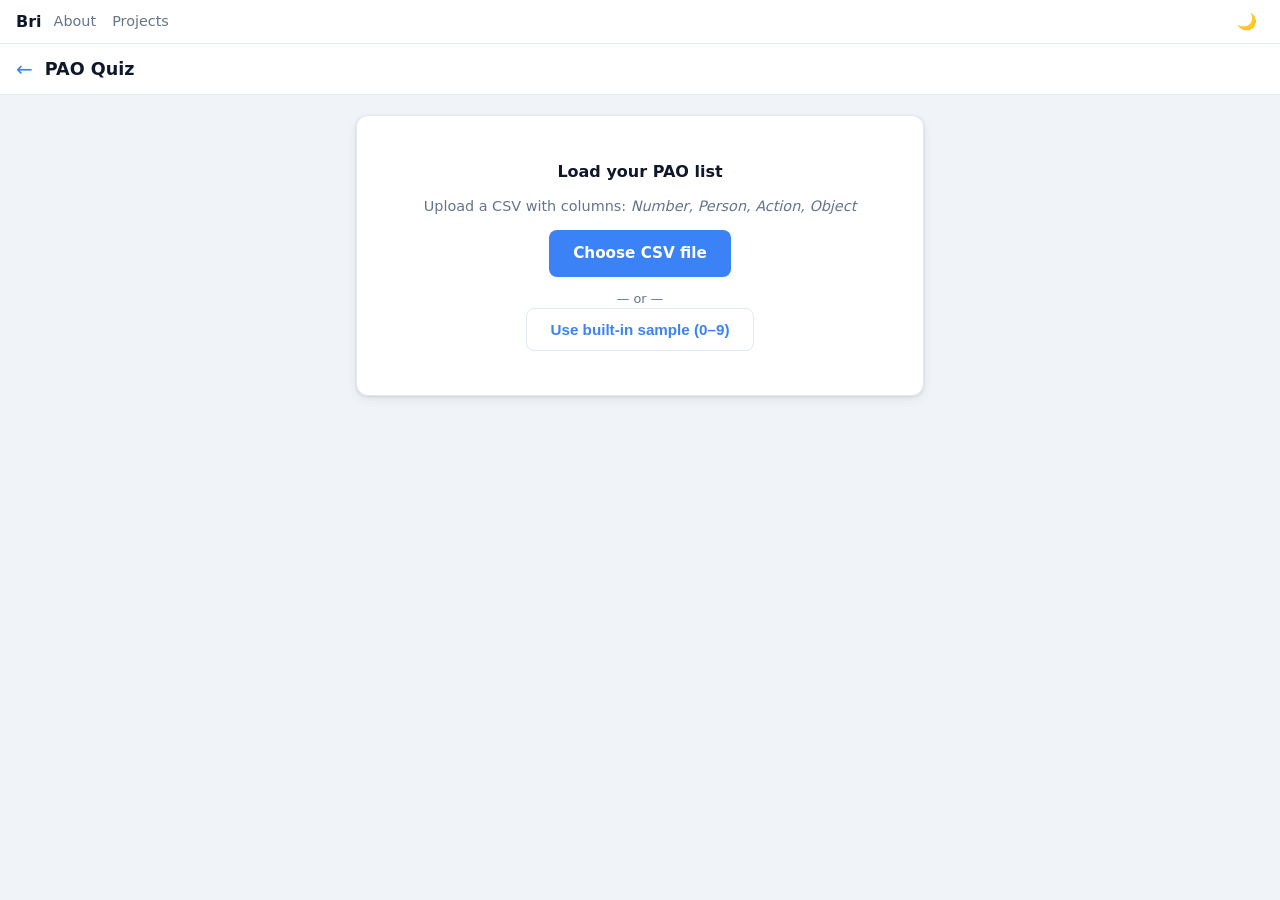
<file: hands-free/pao.html>
<!DOCTYPE html>
<html lang="en">
<head>
  <meta charset="UTF-8">
  <meta name="viewport" content="width=device-width, initial-scale=1">
  <title>PAO Quiz – Hands-Free Games</title>
  <link rel="stylesheet" href="css/style.css">
  <script src="../shared/navbar.js"></script>
  <style>
    .pao-number {
      font-size: clamp(3rem, 15vw, 5rem);
      font-weight: 700;
      font-variant-numeric: tabular-nums;
      line-height: 1;
      letter-spacing: -0.02em;
    }
    .pao-fields {
      display: flex;
      flex-direction: column;
      gap: 0.5rem;
      font-size: 0.95rem;
    }
    .pao-field {
      display: flex;
      gap: 0.5rem;
      align-items: baseline;
    }
    .pao-field-label {
      width: 3.5rem;
      flex-shrink: 0;
      color: var(--muted);
      font-size: 0.8rem;
      text-transform: uppercase;
      letter-spacing: 0.05em;
    }
    .pao-field-value {
      font-weight: 500;
    }
    /* Reverse-mode: show PAO, guess number */
    .pao-prompt {
      font-size: 1rem;
      line-height: 1.6;
    }
    .pao-prompt strong { color: var(--primary); }
    /* Scene mode: three big numbers side by side */
    .scene-numbers {
      display: flex;
      justify-content: center;
      gap: 1.5rem;
      margin: 0.25rem 0;
    }
    .scene-num {
      font-size: clamp(2rem, 10vw, 3.5rem);
      font-weight: 700;
      font-variant-numeric: tabular-nums;
      line-height: 1;
    }
    .scene-labels {
      display: flex;
      justify-content: center;
      gap: 0.5rem;
      font-size: 0.75rem;
      color: var(--muted);
      text-transform: uppercase;
      letter-spacing: 0.07em;
    }
    .scene-label { width: clamp(2.5rem, 10vw, 4rem); text-align: center; }
    .load-section {
      display: flex;
      flex-direction: column;
      gap: 0.75rem;
      align-items: center;
      padding: 1.5rem;
      text-align: center;
    }
    .load-section p { color: var(--muted); font-size: 0.9rem; }
  </style>
</head>
<body class="page">

  <header class="site-header">
    <a class="back-link" href="index.html" aria-label="Back to games">←</a>
    <h1>PAO Quiz</h1>
  </header>

  <main class="main" id="main">

    <!-- ── Load screen ─────────────────────────────────────────────────── -->
    <div class="card" id="load-screen">
      <div class="load-section">
        <p style="font-size:1rem;font-weight:600;color:var(--text)">Load your PAO list</p>
        <p>Upload a CSV with columns: <em>Number, Person, Action, Object</em></p>
        <label class="btn btn-primary" style="cursor:pointer">
          Choose CSV file
          <input type="file" id="csv-input" accept=".csv,text/csv" style="display:none">
        </label>
        <div id="saved-row" class="hidden" style="display:flex;flex-direction:column;gap:0.4rem;align-items:center">
          <p style="font-size:0.8rem">— or —</p>
          <button class="btn btn-primary" id="load-saved-btn">Load saved list</button>
          <button class="btn btn-ghost" style="font-size:0.8rem;padding:0.4rem 0.75rem" id="clear-saved-btn">Clear saved data</button>
        </div>
        <div id="no-saved-row">
          <p style="font-size:0.8rem">— or —</p>
          <button class="btn btn-ghost" id="use-sample-btn">Use built-in sample (0–9)</button>
        </div>
      </div>
    </div>

    <!-- ── Game screen (hidden until CSV loaded) ───────────────────────── -->
    <div id="game-screen" class="hidden">

      <!-- Settings -->
      <div class="card">
        <div class="settings-row">
          <label>Quiz:</label>
          <div class="chip-group" id="quiz-chips">
            <button class="chip active" data-quiz="person">Person</button>
            <button class="chip"        data-quiz="action">Action</button>
            <button class="chip"        data-quiz="object">Object</button>
            <button class="chip"        data-quiz="scene">Scene</button>
          </div>
        </div>
        <div class="settings-row" style="margin-top:0.75rem" id="dir-row">
          <label>Direction:</label>
          <div class="chip-group" id="dir-chips">
            <button class="chip active" data-dir="forward">Number → PAO</button>
            <button class="chip"        data-dir="reverse">PAO → Number</button>
          </div>
        </div>
        <div class="settings-row" style="margin-top:0.75rem">
          <button class="btn btn-ghost" style="font-size:0.8rem;padding:0.4rem 0.75rem" id="change-csv-btn">Change CSV</button>
        </div>
      </div>

      <!-- Score -->
      <div class="score-bar">
        <span>Score <strong id="score">0</strong></span>
        <span>Streak <strong id="streak">0</strong></span>
        <span>Accuracy <strong id="accuracy">—</strong></span>
        <span style="margin-left:auto;font-size:0.8rem" id="progress-label"></span>
      </div>

      <!-- Question -->
      <div class="card question-card" id="question-card">
        <p class="question-label" id="question-label">What is…</p>
        <div id="question-display" aria-live="polite"></div>
      </div>

      <!-- Input -->
      <div class="card">
        <div class="input-area" id="input-area"></div>
      </div>

      <!-- Feedback + answer reveal -->
      <div class="feedback" id="feedback" aria-live="assertive"></div>
      <div class="card hidden" id="answer-card">
        <div class="pao-fields" id="answer-fields"></div>
      </div>

      <!-- Next button -->
      <div class="text-center hidden" id="next-wrap">
        <button class="btn btn-ghost" id="next-btn">Skip</button>
      </div>

    </div><!-- /game-screen -->

  </main>

  <script src="js/speech.js"></script>
  <script>
    'use strict';

    // ── CSV parser (RFC 4180-lite) ─────────────────────────────────────────
    function parseCSV(text) {
      const rows = [];
      const lines = text.replace(/\r\n/g, '\n').replace(/\r/g, '\n').split('\n');
      lines.forEach(function (line) {
        if (!line.trim()) return;
        const cells = [];
        let cur = '', inQuote = false;
        for (let i = 0; i < line.length; i++) {
          const ch = line[i];
          if (ch === '"') {
            if (inQuote && line[i + 1] === '"') { cur += '"'; i++; }
            else inQuote = !inQuote;
          } else if (ch === ',' && !inQuote) {
            cells.push(cur); cur = '';
          } else {
            cur += ch;
          }
        }
        cells.push(cur);
        rows.push(cells.map(function (c) { return c.trim(); }));
      });
      return rows;
    }

    // ── Load PAO data from parsed CSV rows ────────────────────────────────
    function rowsToPAO(rows) {
      if (rows.length < 2) return null;
      const header = rows[0].map(function (h) { return h.toLowerCase(); });
      const iNum    = header.indexOf('number');
      const iPerson = header.indexOf('person');
      const iAction = header.indexOf('action');
      const iObject = header.indexOf('object');
      if (iNum === -1 || iPerson === -1) return null;

      const entries = [];
      for (let i = 1; i < rows.length; i++) {
        const r = rows[i];
        const num = parseInt(r[iNum], 10);
        if (isNaN(num)) continue;
        entries.push({
          number: num,
          person: r[iPerson] || '',
          action: iAction !== -1 ? (r[iAction] || '') : '',
          object: iObject !== -1 ? (r[iObject] || '') : '',
        });
      }
      return entries;
    }

    // ── Sample data (0–9) for demo purposes ───────────────────────────────
    const SAMPLE_CSV = `Number,Major_Word,Person,Person_Image,Action,Action_Image,Object,Object_Image
0,Sauce,Beyoncé,,To strut,,Hot sauce bottle,
1,Seed,Poison Ivy,,To poison,,Seed,
2,Sun,Baby (Teletubbies),,To grin,,Hill,
3,Sumo,Psy,,To gallop,,Horse,
4,Sir,Sir Mix-a-Lot,,To twerk,,Short shorts,
5,Soul,Grim Reaper,,To reap,,Scythe,
6,Sushi,Sanji,,To pick up,,Sushi,
7,Ski,Ghost (CoD),,To mask up,,Ski mask,
8,Sofa,Homer Simpson,,To lounge,,Donut,
9,Spa,Darth Vader,,To choke,,Lightsaber,`;

    const LS_KEY = 'hf_pao_csv';

    // ── State ──────────────────────────────────────────────────────────────
    let paoData  = null;
    let paoMap   = {};     // number → entry (for fast scene lookup)
    let quizMode = 'person';  // 'person' | 'action' | 'object' | 'scene'
    let dirMode  = 'forward';
    let current  = null;   // single entry (non-scene) or { entries: [e0,e1,e2] } (scene)
    let queue    = [];
    let autoTimer = null;
    const gs     = HF.GameState();

    // ── DOM refs ───────────────────────────────────────────────────────────
    const loadScreen    = document.getElementById('load-screen');
    const gameScreen    = document.getElementById('game-screen');
    const csvInput      = document.getElementById('csv-input');
    const useSampleBtn  = document.getElementById('use-sample-btn');
    const loadSavedBtn  = document.getElementById('load-saved-btn');
    const clearSavedBtn = document.getElementById('clear-saved-btn');
    const savedRow      = document.getElementById('saved-row');
    const noSavedRow    = document.getElementById('no-saved-row');
    const dirRow        = document.getElementById('dir-row');
    const qLabel        = document.getElementById('question-label');
    const qDisplay      = document.getElementById('question-display');
    const inputArea     = document.getElementById('input-area');
    const feedback      = document.getElementById('feedback');
    const answerCard    = document.getElementById('answer-card');
    const answerFields  = document.getElementById('answer-fields');
    const nextWrap      = document.getElementById('next-wrap');
    const scoreEl       = document.getElementById('score');
    const streakEl      = document.getElementById('streak');
    const accEl         = document.getElementById('accuracy');
    const progressEl    = document.getElementById('progress-label');

    // ── localStorage ───────────────────────────────────────────────────────
    function initLoadScreen() {
      const saved = localStorage.getItem(LS_KEY);
      if (saved) {
        savedRow.classList.remove('hidden');
        savedRow.style.display = 'flex';
        noSavedRow.classList.add('hidden');
      }
    }

    loadSavedBtn && loadSavedBtn.addEventListener('click', function () {
      const saved = localStorage.getItem(LS_KEY);
      if (saved) loadData(saved, false);
    });

    clearSavedBtn && clearSavedBtn.addEventListener('click', function () {
      localStorage.removeItem(LS_KEY);
      savedRow.classList.add('hidden');
      savedRow.style.display = 'none';
      noSavedRow.classList.remove('hidden');
    });

    csvInput.addEventListener('change', function () {
      const file = csvInput.files[0];
      if (!file) return;
      const reader = new FileReader();
      reader.onload = function (e) { loadData(e.target.result, true); };
      reader.readAsText(file);
    });

    useSampleBtn.addEventListener('click', function () {
      loadData(SAMPLE_CSV, false);
    });

    document.getElementById('change-csv-btn').addEventListener('click', function () {
      gameScreen.classList.add('hidden');
      loadScreen.classList.remove('hidden');
      initLoadScreen();
    });

    function loadData(csvText, save) {
      const rows = parseCSV(csvText);
      const data = rowsToPAO(rows);
      if (!data || data.length === 0) {
        alert('Could not parse CSV. Make sure it has Number, Person, Action, Object columns.');
        return;
      }
      if (save) localStorage.setItem(LS_KEY, csvText);
      paoData = data;
      paoMap = {};
      data.forEach(function (e) { paoMap[e.number] = e; });
      loadScreen.classList.add('hidden');
      gameScreen.classList.remove('hidden');
      startGame();
    }

    // ── Settings ───────────────────────────────────────────────────────────
    document.getElementById('quiz-chips').addEventListener('click', function (e) {
      const btn = e.target.closest('.chip');
      if (!btn) return;
      document.querySelectorAll('#quiz-chips .chip').forEach(c => c.classList.remove('active'));
      btn.classList.add('active');
      quizMode = btn.dataset.quiz;
      // Scene mode has no direction concept
      dirRow.style.visibility = quizMode === 'scene' ? 'hidden' : 'visible';
      newQuestion();
    });

    document.getElementById('dir-chips').addEventListener('click', function (e) {
      const btn = e.target.closest('.chip');
      if (!btn) return;
      document.querySelectorAll('#dir-chips .chip').forEach(c => c.classList.remove('active'));
      btn.classList.add('active');
      dirMode = btn.dataset.dir;
      newQuestion();
    });

    document.getElementById('next-btn').addEventListener('click', function () {
      if (autoTimer) { clearTimeout(autoTimer); autoTimer = null; }
      newQuestion();
    });

    // ── Game logic ─────────────────────────────────────────────────────────
    function startGame() {
      rebuildQueue();
      newQuestion();
    }

    function rebuildQueue() {
      queue = paoData.slice().sort(function () { return Math.random() - 0.5; });
    }

    function nextEntry() {
      if (queue.length === 0) rebuildQueue();
      return queue.pop();
    }

    function newQuestion() {
      if (autoTimer) { clearTimeout(autoTimer); autoTimer = null; }
      HF.cancelRecognition();
      feedback.className = 'feedback';
      feedback.textContent = '';
      answerCard.classList.add('hidden');
      answerFields.innerHTML = '';
      nextWrap.classList.add('hidden');

      progressEl.textContent = paoData.length + ' entries';

      if (quizMode === 'scene') {
        newSceneQuestion();
        return;
      }

      current = nextEntry();

      let qText;
      if (dirMode === 'forward') {
        qLabel.textContent = 'What is the ' + quizMode + ' for…';
        qDisplay.innerHTML = '<div class="pao-number">' + fmtNum(current.number) + '</div>';
        qText = 'What is the ' + quizMode + ' for number ' + current.number + '?';
      } else {
        const field = current[quizMode] || '';
        qLabel.textContent = 'What number is…';
        qDisplay.innerHTML = '<p class="pao-prompt">' + escapeHTML(field) + '</p>';
        qText = 'What number is: ' + field;
      }

      inputArea.innerHTML = '';
      const ph = dirMode === 'forward' ? getPAOPlaceholder() : 'e.g. 42';
      const ui = HF.createInputUI(inputArea, checkAnswer, {
        placeholder: ph,
        inputmode:   dirMode === 'reverse' ? 'numeric' : 'text',
        vocab: buildPAOVocab(quizMode, dirMode),
      });
      HF.speakThen(qText, function () {
        ui.startListening();
        if (!HF.audioMode) setTimeout(function () { ui.focus(); }, 50);
      });
    }

    // ── Scene mode ─────────────────────────────────────────────────────────
    //
    // Pick 3 entries. Person comes from entries[0], Action from entries[1],
    // Object from entries[2]. User describes the scene.

    function newSceneQuestion() {
      // Pick 3 distinct entries
      const pool = paoData.slice().sort(function () { return Math.random() - 0.5; });
      const e = [pool[0], pool[1], pool[2]];
      current = { isScene: true, entries: e };

      qLabel.textContent = 'Describe the scene for…';
      qDisplay.innerHTML =
        '<div class="scene-numbers">' +
          '<span class="scene-num">' + fmtNum(e[0].number) + '</span>' +
          '<span class="scene-num">' + fmtNum(e[1].number) + '</span>' +
          '<span class="scene-num">' + fmtNum(e[2].number) + '</span>' +
        '</div>' +
        '<div class="scene-labels">' +
          '<span class="scene-label">Person</span>' +
          '<span class="scene-label">Action</span>' +
          '<span class="scene-label">Object</span>' +
        '</div>';

      const qText = 'Describe the scene for ' +
        e[0].number + ', ' + e[1].number + ', ' + e[2].number;

      inputArea.innerHTML = '';
      const ui = HF.createInputUI(inputArea, checkSceneAnswer, {
        placeholder: 'e.g. Stuart Little laughing at a broken TV',
        inputmode: 'text',
        vocab: buildPAOVocab('scene', 'forward'),
      });
      HF.speakThen(qText, function () {
        ui.startListening();
        if (!HF.audioMode) setTimeout(function () { ui.focus(); }, 50);
      });
    }

    function checkSceneAnswer(raw) {
      if (!current || !current.isScene) return;
      const e = current.entries;

      const personOk = matchField(e[0].person, raw);
      const actionOk = matchField(e[1].action, raw);
      const objectOk = matchField(e[2].object, raw);
      const correct  = personOk && actionOk && objectOk;

      const answerLabel = [e[0].person, e[1].action, e[2].object]
        .filter(Boolean).join(' | ');

      if (correct) {
        gs.correct();
        showFeedback(true, 'Correct!');
        HF.speak('Correct!');
      } else {
        gs.wrong();
        showFeedback(false, 'Wrong. The answer was: ' + answerLabel);
        HF.speak('Incorrect. The answer was: ' +
          [e[0].person, e[1].action, e[2].object].filter(Boolean).join(', '));
        revealScene(e);
      }

      updateScore();
      scheduleNext(correct ? 2000 : 5000);
    }

    function revealScene(entries) {
      answerFields.innerHTML = '';
      const rows = [
        [fmtNum(entries[0].number) + ' (Person)', entries[0].person],
        [fmtNum(entries[1].number) + ' (Action)', entries[1].action],
        [fmtNum(entries[2].number) + ' (Object)', entries[2].object],
      ];
      rows.forEach(function (pair) {
        if (!pair[1]) return;
        const row = document.createElement('div');
        row.className = 'pao-field';
        row.innerHTML =
          '<span class="pao-field-label">' + escapeHTML(pair[0]) + '</span>' +
          '<span class="pao-field-value">'  + escapeHTML(pair[1]) + '</span>';
        answerFields.appendChild(row);
      });
      answerCard.classList.remove('hidden');
    }

    // ── Fuzzy PAO matching ─────────────────────────────────────────────────
    //
    // Strategy: strip stop words, stem, then bidirectional word-prefix match.

    const STOP_WORDS = new Set([
      'a','an','the','and','or','but','in','on','at','to','for',
      'of','with','by','from','up','as','is','was','are','were',
      'be','been','being','have','has','had','do','does','did',
      'will','would','could','should','may','might','shall',
      'into','onto','that','this','these','those','its','his','her',
      'their','our','my','your','it','he','she','they','we','i',
      'some','any','all','about','like','just','than',
    ]);

    function stem(w) {
      if (w.length < 4) return w;
      // CVC doubling before -ing: running→run, sitting→sit, strutting→strut
      const dbl = w.match(/([bcdfghjklmnpqrstvwxyz])\1ing$/);
      if (dbl) return w.slice(0, -(dbl[0].length - 1)); // keep one consonant
      if (w.endsWith('ing') && w.length > 5) return w.slice(0, -3);
      if (w.endsWith('ied'))                 return w.slice(0, -3) + 'y';
      if (w.endsWith('ed')  && w.length > 4) return w.slice(0, -2);
      if (w.endsWith('ies'))                 return w.slice(0, -3) + 'y';
      if (w.endsWith('es')  && w.length > 3) return w.slice(0, -2);
      if (w.endsWith('s')   && w.length > 3) return w.slice(0, -1);
      return w;
    }

    function buildPAOVocab(mode, dir) {
      // Reverse mode: user answers with a number
      if (dir === 'reverse') {
        return [
          '0','1','2','3','4','5','6','7','8','9',
          'zero','one','two','three','four','five','six','seven','eight','nine',
          'ten','eleven','twelve','thirteen','fourteen','fifteen','sixteen',
          'seventeen','eighteen','nineteen','twenty','thirty','forty','fifty',
          'sixty','seventy','eighty','ninety','hundred','and','oh',
        ];
      }

      const words = [];

      function addField(value, isAction) {
        if (!value) return;
        words.push(value);
        if (!isAction) return;
        // Add common inflections so the model can naturally output "strutting"
        // or "strutted" without those tokens being blocked.
        const base = value.replace(/^to\s+/i, '').toLowerCase().trim();
        const s = stem(base);
        words.push(base, s, s + 'ing', s + 'ed', s + 's');
        // CVC doubling before -ing/-ed: strut → strutting, sit → sitting
        const lc = s[s.length - 1];
        const vowels = 'aeiou';
        if (s.length >= 3 && !vowels.includes(lc) &&
            vowels.includes(s[s.length - 2]) && !vowels.includes(s[s.length - 3])) {
          words.push(s + lc + 'ing', s + lc + 'ed');
        }
      }

      if (mode === 'person' || mode === 'scene') {
        paoData.forEach(function (e) { addField(e.person, false); });
      }
      if (mode === 'action' || mode === 'scene') {
        paoData.forEach(function (e) { addField(e.action, true); });
      }
      if (mode === 'object' || mode === 'scene') {
        paoData.forEach(function (e) { addField(e.object, false); });
      }

      // Allow stop words so natural connective tissue survives transcription.
      // matchField strips these before comparing, so they don't affect scoring.
      STOP_WORDS.forEach(function (w) { words.push(w); });

      // A few common prepositions/scene words not already in STOP_WORDS
      ['towards','near','against','around','through','over',
       'under','behind','front','between','while','using',
       'across','along','inside','outside','onto'].forEach(function (w) {
        words.push(w);
      });

      return words;
    }

    function normPAO(s) {
      return s
        .replace(/^to\s+/i, '')         // strip leading "To "
        .toLowerCase()
        .replace(/[^a-z0-9 ]/g, ' ')    // non-alphanum → space
        .split(/\s+/)
        .filter(function (w) { return w && !STOP_WORDS.has(w); })
        .map(stem)
        .join(' ');
    }

    /**
     * Check whether `raw` (user answer) matches `stored` (CSV field value).
     * Uses bidirectional word-level prefix match after stemming.
     */
    function matchField(stored, raw) {
      if (!stored) return true; // empty field always passes
      const s = normPAO(stored);
      const r = normPAO(raw);
      if (!s) return true;
      // Direct substring match
      if (r.includes(s)) return true;
      // Bidirectional word-level prefix: every word of stored must prefix-match
      // at least one word in raw (or vice-versa — handles e-dropping in stems)
      const sWords = s.split(' ');
      const rWords = r.split(' ');
      return sWords.every(function (sw) {
        return rWords.some(function (rw) {
          return rw.startsWith(sw) || sw.startsWith(rw);
        });
      });
    }

    function fmtNum(n) {
      return String(n).padStart(2, '0');
    }

    function getPAOPlaceholder() {
      if (quizMode === 'person') return 'Person\'s name';
      if (quizMode === 'action') return 'Action / verb';
      if (quizMode === 'object') return 'Object / thing';
      return '';
    }

    function checkAnswer(raw) {
      if (!current || current.isScene) return;
      let correct = false;
      let expectedStr = '';

      if (dirMode === 'reverse') {
        const n = parseInt(raw.replace(/\D/g, ''), 10);
        correct = (n === current.number);
        expectedStr = fmtNum(current.number);
      } else {
        const field = current[quizMode];
        correct = matchField(field, raw);
        expectedStr = field || '—';
      }

      if (correct) {
        gs.correct();
        showFeedback(true, 'Correct!');
        HF.speak('Correct!');
      } else {
        gs.wrong();
        showFeedback(false, 'Wrong. The answer was: ' + expectedStr);
        HF.speak('Incorrect. The answer was: ' + expectedStr);
        revealAnswer();
      }

      updateScore();
      scheduleNext(correct ? 2000 : 4500);
    }

    function scheduleNext(ms) {
      nextWrap.classList.remove('hidden');
      autoTimer = setTimeout(newQuestion, ms);
    }

    function revealAnswer() {
      answerFields.innerHTML = '';
      const fields = [
        ['#', fmtNum(current.number)],
        ['Person', current.person],
        ['Action', current.action],
        ['Object', current.object],
      ];
      fields.forEach(function (pair) {
        if (!pair[1]) return;
        const row = document.createElement('div');
        row.className = 'pao-field';
        row.innerHTML =
          '<span class="pao-field-label">' + escapeHTML(pair[0]) + '</span>' +
          '<span class="pao-field-value">'  + escapeHTML(pair[1]) + '</span>';
        answerFields.appendChild(row);
      });
      answerCard.classList.remove('hidden');
    }

    function showFeedback(ok, msg) {
      feedback.textContent = msg;
      feedback.className   = 'feedback ' + (ok ? 'correct' : 'wrong');
    }

    function updateScore() {
      scoreEl.textContent  = gs.score;
      streakEl.textContent = gs.streak;
      accEl.textContent    = gs.total ? gs.accuracy() + '%' : '—';
    }

    function escapeHTML(str) {
      return String(str)
        .replace(/&/g, '&amp;')
        .replace(/</g, '&lt;')
        .replace(/>/g, '&gt;')
        .replace(/"/g, '&quot;');
    }

    // ── Boot ───────────────────────────────────────────────────────────────    HF.renderAudioToggle(document.querySelector('.site-header'));    initLoadScreen();
  </script>
</body>
</html>
</file>
<file: style.css>
/* ── Reset & base ─────────────────────────────────────────────────────────── */
*, *::before, *::after { box-sizing: border-box; margin: 0; padding: 0; }

:root {
  --bg:         #f0f4f8;
  --surface:    #ffffff;
  --primary:    #3b82f6;
  --primary-dk: #2563eb;
  --text:       #0f172a;
  --muted:      #64748b;
  --border:     #e2e8f0;
  --radius:     0.75rem;
  --shadow:     0 1px 3px rgba(0,0,0,.1), 0 4px 12px rgba(0,0,0,.06);
  color-scheme: light;
}

/* Auto dark */
@media (prefers-color-scheme: dark) {
  :root:not([data-theme="light"]) {
    --bg:         #0f172a;
    --surface:    #1e293b;
    --primary:    #60a5fa;
    --primary-dk: #3b82f6;
    --text:       #f1f5f9;
    --muted:      #94a3b8;
    --border:     #334155;
    --shadow:     0 1px 3px rgba(0,0,0,.3), 0 4px 12px rgba(0,0,0,.2);
    color-scheme: dark;
  }
}

/* Manual dark override */
:root[data-theme="dark"] {
  --bg:         #0f172a;
  --surface:    #1e293b;
  --primary:    #60a5fa;
  --primary-dk: #3b82f6;
  --text:       #f1f5f9;
  --muted:      #94a3b8;
  --border:     #334155;
  --shadow:     0 1px 3px rgba(0,0,0,.3), 0 4px 12px rgba(0,0,0,.2);
  color-scheme: dark;
}

/* Manual light override */
:root[data-theme="light"] {
  color-scheme: light;
}

html { font-size: 16px; }

body {
  font-family: system-ui, -apple-system, BlinkMacSystemFont, "Segoe UI", sans-serif;
  background: var(--bg);
  color: var(--text);
  min-height: 100dvh;
  line-height: 1.6;
}

.page { display: flex; flex-direction: column; min-height: 100dvh; }

/* ── Header ──────────────────────────────────────────────────────────────── */
.site-header {
  background: var(--surface);
  border-bottom: 1px solid var(--border);
  padding: 0.75rem 1.5rem;
  display: flex;
  align-items: center;
  justify-content: space-between;
}

.site-name {
  font-size: 1.1rem;
  font-weight: 700;
  color: var(--text);
  text-decoration: none;
}

.site-nav {
  display: flex;
  gap: 1.25rem;
}

.site-nav a {
  text-decoration: none;
  color: var(--muted);
  font-size: 0.9rem;
  font-weight: 500;
  transition: color 0.15s;
}

.site-nav a:hover,
.site-nav a.active {
  color: var(--primary);
}

/* ── Theme toggle ────────────────────────────────────────────────────────── */
.theme-toggle {
  display: inline-flex;
  align-items: center;
  justify-content: center;
  width: 34px;
  height: 34px;
  padding: 0;
  flex-shrink: 0;
  background: none;
  border: none;
  border-radius: 0.5rem;
  cursor: pointer;
  font-size: 1rem;
  line-height: 1;
  color: var(--muted);
  transition: background 0.15s;
}
.theme-toggle:hover { background: var(--border); color: var(--text); }

/* ── Main ────────────────────────────────────────────────────────────────── */
.main {
  flex: 1;
  padding: 2rem 1rem;
  max-width: 700px;
  margin: 0 auto;
  width: 100%;
  display: flex;
  flex-direction: column;
  gap: 2rem;
}

/* ── Section label ───────────────────────────────────────────────────────── */
.section-label {
  font-size: 0.78rem;
  font-weight: 600;
  color: var(--muted);
  text-transform: uppercase;
  letter-spacing: 0.08em;
  margin-bottom: 0.75rem;
}

/* ── Card ────────────────────────────────────────────────────────────────── */
.card {
  background: var(--surface);
  border: 1px solid var(--border);
  border-radius: var(--radius);
  box-shadow: var(--shadow);
  padding: 1.5rem;
}

/* ── About card ──────────────────────────────────────────────────────────── */
.about-card h1 {
  font-size: 1.6rem;
  font-weight: 700;
  margin-bottom: 0.4rem;
}

.about-card .tagline {
  font-size: 1rem;
  color: var(--muted);
  margin-bottom: 0.85rem;
}

.about-card p {
  font-size: 0.95rem;
  line-height: 1.75;
}

/* ── Project grid (index.html featured section) ──────────────────────────── */
.project-grid {
  display: grid;
  grid-template-columns: 1fr 1fr;
  gap: 1rem;
}

@media (max-width: 500px) {
  .project-grid { grid-template-columns: 1fr; }
}

.project-card {
  background: var(--surface);
  border: 1px solid var(--border);
  border-radius: var(--radius);
  box-shadow: var(--shadow);
  padding: 1.25rem;
  text-decoration: none;
  color: inherit;
  display: flex;
  flex-direction: column;
  gap: 0.35rem;
  transition: border-color 0.15s, box-shadow 0.15s;
}

.project-card:not(.disabled):hover {
  border-color: var(--primary);
  box-shadow: 0 4px 16px rgba(59, 130, 246, 0.15);
}

.project-card .icon {
  font-size: 1.4rem;
  margin-bottom: 0.15rem;
}

.project-card h3 {
  font-size: 1rem;
  font-weight: 600;
}

.project-card .desc {
  font-size: 0.85rem;
  color: var(--muted);
  line-height: 1.5;
}

.project-card.disabled {
  opacity: 0.45;
  pointer-events: none;
}

/* ── Tags ────────────────────────────────────────────────────────────────── */
.tags {
  display: flex;
  flex-wrap: wrap;
  gap: 0.35rem;
  margin-top: 0.5rem;
}

.tag {
  background: #f1f5f9;
  color: var(--muted);
  font-size: 0.72rem;
  font-weight: 500;
  padding: 0.2rem 0.55rem;
  border-radius: 9999px;
  border: 1px solid var(--border);
}

/* ── Project list rows (projects.html) ───────────────────────────────────── */
.project-list {
  display: flex;
  flex-direction: column;
  gap: 0.75rem;
}

.project-row {
  background: var(--surface);
  border: 1px solid var(--border);
  border-radius: var(--radius);
  box-shadow: var(--shadow);
  padding: 1rem 1.25rem;
  text-decoration: none;
  color: inherit;
  display: flex;
  align-items: flex-start;
  gap: 1rem;
  transition: border-color 0.15s;
}

.project-row:hover {
  border-color: var(--primary);
}

.project-row .row-icon {
  font-size: 1.4rem;
  flex-shrink: 0;
  margin-top: 0.1rem;
}

.project-row .row-body { flex: 1; }

.project-row h3 {
  font-size: 0.95rem;
  font-weight: 600;
  margin-bottom: 0.2rem;
}

.project-row .desc {
  font-size: 0.85rem;
  color: var(--muted);
  line-height: 1.5;
}

/* ── Footer ──────────────────────────────────────────────────────────────── */
.site-footer {
  text-align: center;
  padding: 1.5rem 1rem;
  font-size: 0.8rem;
  color: var(--muted);
  border-top: 1px solid var(--border);
  background: var(--surface);
  margin-top: auto;
}

.site-footer a {
  color: var(--primary);
  text-decoration: none;
}

.site-footer a:hover { text-decoration: underline; }
</file>
<file: hands-free/css/style.css>
/* ── Reset & base ─────────────────────────────────────────────────────────── */
*, *::before, *::after { box-sizing: border-box; margin: 0; padding: 0; }

:root {
  --bg:           #f0f4f8;
  --surface:      #ffffff;
  --primary:      #3b82f6;
  --primary-dk:   #2563eb;
  --success:      #16a34a;
  --success-bg:   #dcfce7;
  --error:        #dc2626;
  --error-bg:     #fee2e2;
  --text:         #0f172a;
  --muted:        #64748b;
  --border:       #e2e8f0;
  --radius:       0.75rem;
  --shadow:       0 1px 3px rgba(0,0,0,.1), 0 4px 12px rgba(0,0,0,.06);
  color-scheme: light;
}


/* Manual dark override */
:root[data-theme="dark"] {
  --bg:           #0f172a;
  --surface:      #1e293b;
  --primary:      #60a5fa;
  --primary-dk:   #3b82f6;
  --success:      #22c55e;
  --success-bg:   #14532d;
  --error:        #f87171;
  --error-bg:     #450a0a;
  --text:         #f1f5f9;
  --muted:        #94a3b8;
  --border:       #334155;
  --shadow:       0 1px 3px rgba(0,0,0,.3), 0 4px 12px rgba(0,0,0,.2);
  color-scheme: dark;
}

/* Manual light override */
:root[data-theme="light"] {
  color-scheme: light;
}

html { font-size: 16px; }

body {
  font-family: system-ui, -apple-system, BlinkMacSystemFont, "Segoe UI", sans-serif;
  background: var(--bg);
  color: var(--text);
  min-height: 100dvh;
  line-height: 1.5;
}

/* ── Layout ──────────────────────────────────────────────────────────────── */
.page {
  display: flex;
  flex-direction: column;
  min-height: 100dvh;
}

.site-header {
  background: var(--surface);
  border-bottom: 1px solid var(--border);
  padding: 0.75rem 1rem;
  display: flex;
  align-items: center;
  gap: 0.75rem;
}

.site-header a.back-link {
  font-size: 1.25rem;
  text-decoration: none;
  color: var(--primary);
  line-height: 1;
}

.site-header h1 {
  font-size: 1.1rem;
  font-weight: 600;
  margin: 0;
  flex: 1;
}

/* ── Theme toggle button ──────────────────────────────────────────────────── */
.theme-toggle {
  display: inline-flex;
  align-items: center;
  justify-content: center;
  width: 34px;
  height: 34px;
  padding: 0;
  flex-shrink: 0;
  background: none;
  border: none;
  border-radius: 0.5rem;
  cursor: pointer;
  font-size: 1rem;
  line-height: 1;
  color: var(--muted);
  transition: background 0.15s;
  margin-left: auto;
}
.theme-toggle:hover { background: var(--border); color: var(--text); }

.main {
  flex: 1;
  padding: 1.25rem 1rem;
  max-width: 600px;
  margin: 0 auto;
  width: 100%;
  display: flex;
  flex-direction: column;
  gap: 1rem;
}

/* ── Cards ───────────────────────────────────────────────────────────────── */
.card {
  background: var(--surface);
  border: 1px solid var(--border);
  border-radius: var(--radius);
  box-shadow: var(--shadow);
  padding: 1.25rem;
}

/* ── Game index grid ─────────────────────────────────────────────────────── */
.game-grid {
  display: grid;
  grid-template-columns: 1fr 1fr;
  gap: 0.875rem;
}

@media (max-width: 360px) {
  .game-grid { grid-template-columns: 1fr; }
}

.game-card {
  background: var(--surface);
  border: 1px solid var(--border);
  border-radius: var(--radius);
  box-shadow: var(--shadow);
  padding: 1.25rem 1rem;
  text-decoration: none;
  color: var(--text);
  display: flex;
  flex-direction: column;
  gap: 0.4rem;
  transition: box-shadow 0.15s, transform 0.1s;
  cursor: pointer;
  min-height: 7rem;
}

.game-card:hover,
.game-card:focus-visible {
  box-shadow: 0 4px 16px rgba(0,0,0,.15);
  transform: translateY(-1px);
  outline: 2px solid var(--primary);
  outline-offset: 2px;
}

.game-card .game-icon {
  font-size: 1.75rem;
  line-height: 1;
}

.game-card .game-name {
  font-weight: 600;
  font-size: 0.95rem;
}

.game-card .game-desc {
  font-size: 0.8rem;
  color: var(--muted);
}

/* ── Score bar ───────────────────────────────────────────────────────────── */
.score-bar {
  display: flex;
  gap: 1.5rem;
  font-size: 0.875rem;
  color: var(--muted);
  padding: 0.5rem 0;
}

.score-bar span strong {
  color: var(--text);
  font-size: 1rem;
}

/* ── Question display ────────────────────────────────────────────────────── */
.question-card {
  text-align: center;
  padding: 2rem 1.25rem;
}

.question-label {
  font-size: 0.8rem;
  text-transform: uppercase;
  letter-spacing: 0.06em;
  color: var(--muted);
  margin-bottom: 0.5rem;
}

.question-display {
  font-size: clamp(2rem, 10vw, 3.5rem);
  font-weight: 700;
  font-variant-numeric: tabular-nums;
  letter-spacing: -0.02em;
  line-height: 1.1;
  color: var(--text);
}

.question-sub {
  font-size: 0.9rem;
  color: var(--muted);
  margin-top: 0.5rem;
}

/* ── Input area ──────────────────────────────────────────────────────────── */
.input-area {
  display: flex;
  flex-direction: column;
  gap: 0.75rem;
  align-items: center;
}

.btn-mic {
  display: flex;
  align-items: center;
  justify-content: center;
  gap: 0.5rem;
  background: var(--primary);
  color: #fff;
  border: none;
  border-radius: 9999px;
  padding: 0.875rem 2rem;
  font-size: 1.05rem;
  font-weight: 600;
  cursor: pointer;
  min-width: 10rem;
  min-height: 3rem;
  transition: background 0.15s;
  touch-action: manipulation;
}

.btn-mic:hover { background: var(--primary-dk); }

.btn-mic.listening {
  background: var(--error);
  animation: pulse 1.2s ease-in-out infinite;
}

@keyframes pulse {
  0%, 100% { opacity: 1; }
  50%       { opacity: 0.75; }
}

.answer-form {
  display: flex;
  flex-wrap: wrap;
  gap: 0.5rem;
  width: 100%;
  max-width: 380px;
}

.answer-input {
  flex: 1;
  min-width: 9rem;  /* triggers wrap on very narrow screens */
  padding: 0.75rem 0.875rem;
  border: 1px solid var(--border);
  border-radius: 0.5rem;
  font-size: 1rem;
  background: var(--surface);
  color: var(--text);
  min-height: 2.75rem;
}

.answer-input:focus {
  outline: 2px solid var(--primary);
  outline-offset: 0;
  border-color: transparent;
}

.btn-submit {
  flex-shrink: 0;
  padding: 0.75rem 1.25rem;
  background: var(--primary);
  color: #fff;
  border: none;
  border-radius: 0.5rem;
  font-size: 0.95rem;
  font-weight: 600;
  cursor: pointer;
  min-height: 2.75rem;
  white-space: nowrap;
  touch-action: manipulation;
}

.btn-submit:hover { background: var(--primary-dk); }

.voice-unavailable {
  font-size: 0.8rem;
  color: var(--muted);
  text-align: center;
  max-width: 340px;
}

/* ── Audio mode toggle ───────────────────────────────────────────────────── */
.audio-toggle {
  margin-left: auto;
  padding: 0.3rem 0.8rem;
  border-radius: 9999px;
  border: 1.5px solid var(--border);
  background: var(--surface);
  color: var(--muted);
  font-size: 0.78rem;
  font-weight: 500;
  cursor: pointer;
  white-space: nowrap;
  touch-action: manipulation;
  transition: background 0.12s, color 0.12s, border-color 0.12s;
}
.audio-toggle.on {
  background: var(--primary);
  color: #fff;
  border-color: var(--primary);
}

/* ── Voice / keyboard mode toggle (inside input UI) ─────────────────────── */
.voice-wrap {
  display: flex;
  flex-direction: column;
  align-items: center;
  gap: 0.5rem;
}

.btn-mode {
  padding: 0.25rem 0.75rem;
  border-radius: 9999px;
  border: 1.5px solid var(--border);
  background: transparent;
  color: var(--muted);
  font-size: 0.78rem;
  font-weight: 500;
  cursor: pointer;
  white-space: nowrap;
  touch-action: manipulation;
  transition: color 0.12s, border-color 0.12s;
}
.btn-mode:hover {
  color: var(--text);
  border-color: var(--text);
}

/* ── Audio mode status indicator ─────────────────────────────────────────── */
.audio-status {
  font-size: 0.875rem;
  color: var(--muted);
  padding: 0.6rem 1.25rem;
  text-align: center;
  border: 1.5px dashed var(--border);
  border-radius: 0.5rem;
  min-width: 8rem;
  letter-spacing: 0.03em;
}
.audio-status.listening {
  color: var(--primary);
  border-color: var(--primary);
  animation: pulse 1.2s ease-in-out infinite;
}

/* ── Feedback ────────────────────────────────────────────────────────────── */
.feedback {
  border-radius: var(--radius);
  padding: 1rem 1.25rem;
  font-size: 1rem;
  font-weight: 500;
  text-align: center;
  display: none;
}

.feedback.correct {
  background: var(--success-bg);
  color: var(--success);
  display: block;
}

.feedback.wrong {
  background: var(--error-bg);
  color: var(--error);
  display: block;
}

/* ── Buttons ─────────────────────────────────────────────────────────────── */
.btn {
  display: inline-flex;
  align-items: center;
  justify-content: center;
  gap: 0.4rem;
  padding: 0.75rem 1.5rem;
  border: none;
  border-radius: 0.5rem;
  font-size: 0.95rem;
  font-weight: 600;
  cursor: pointer;
  touch-action: manipulation;
  transition: opacity 0.15s;
}

.btn:hover { opacity: 0.85; }

.btn-primary { background: var(--primary); color: #fff; }
.btn-ghost   { background: transparent; color: var(--primary); border: 1px solid var(--border); }

/* ── Settings / config ───────────────────────────────────────────────────── */
.settings-row {
  display: flex;
  flex-wrap: wrap;
  gap: 0.5rem;
  align-items: center;
  font-size: 0.875rem;
}

.settings-row label { color: var(--muted); }

.settings-row select,
.settings-row input[type="file"] {
  padding: 0.4rem 0.6rem;
  border: 1px solid var(--border);
  border-radius: 0.4rem;
  font-size: 0.875rem;
  background: var(--surface);
  color: var(--text);
}

.chip-group {
  display: flex;
  gap: 0.4rem;
  flex-wrap: wrap;
}

.chip {
  padding: 0.35rem 0.85rem;
  border-radius: 9999px;
  border: 1.5px solid var(--border);
  background: var(--surface);
  color: var(--text);
  font-size: 0.825rem;
  cursor: pointer;
  transition: background 0.12s, border-color 0.12s;
}

.chip.active,
.chip:focus-visible {
  background: var(--primary);
  color: #fff;
  border-color: var(--primary);
}

/* ── Utility ─────────────────────────────────────────────────────────────── */
.text-center { text-align: center; }
.text-muted  { color: var(--muted); font-size: 0.875rem; }
.hidden      { display: none !important; }
</file>
